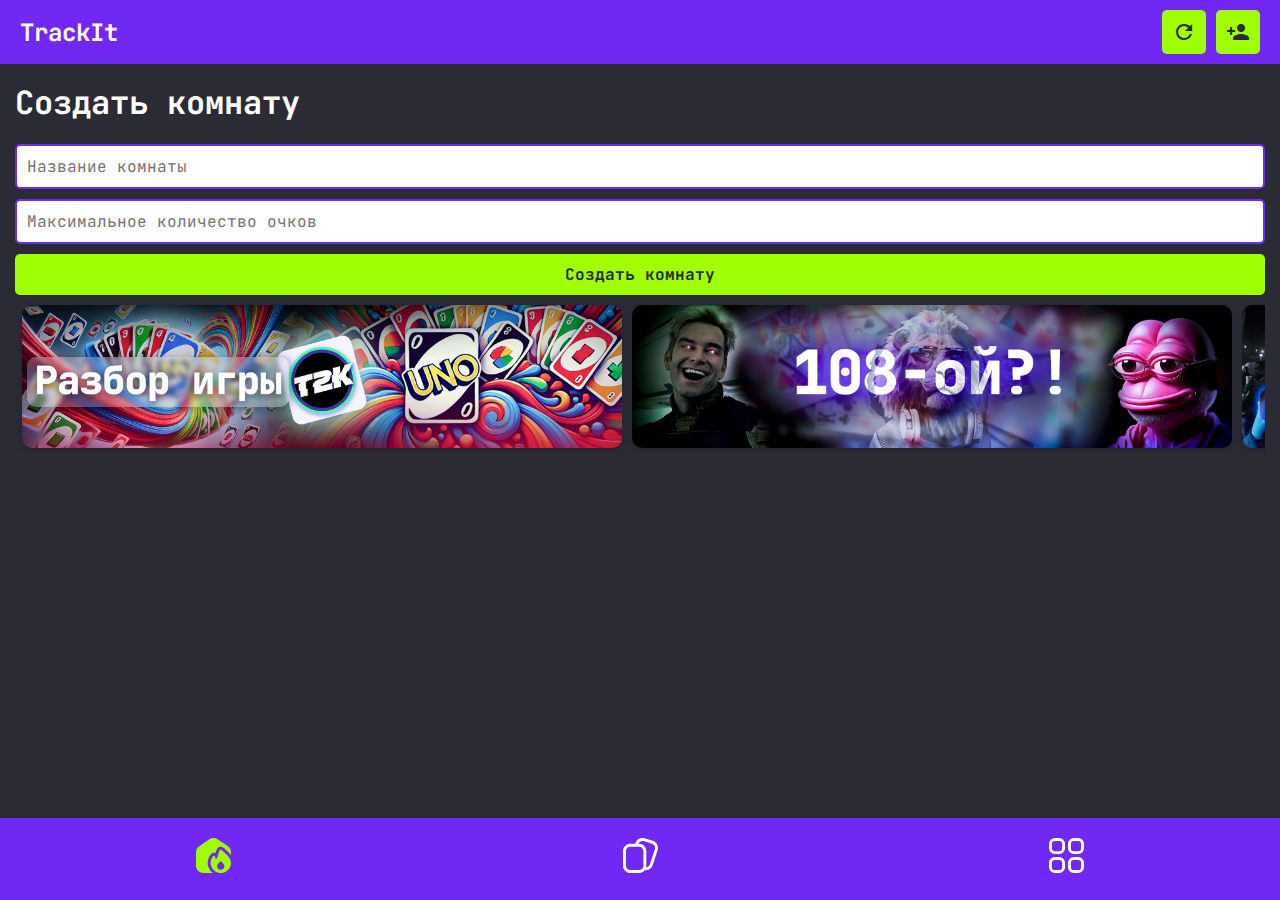
<file: index.html>
<!DOCTYPE html>
<html lang="en">

<head>
  <meta charset="utf-8" />
  <meta content="width=device-width, initial-scale=1.0, user-scalable=no" name="viewport" />
  <meta content="#4caf50" name="theme-color" />
  <meta name="viewport" content="width=device-width, initial-scale=1.0, user-scalable=no, maximum-scale=1">
  <link href="manifest.json" rel="manifest" />
  <link href="styles.css" rel="stylesheet" />
  <link href="https://fonts.googleapis.com/css2?family=JetBrains+Mono:wght@400;500;700&amp;display=swap" rel="stylesheet" />
  <link href="https://cdnjs.cloudflare.com/ajax/libs/font-awesome/6.0.0-beta3/css/all.min.css" rel="stylesheet" />
  <link href="https://fonts.googleapis.com/css2?family=JetBrains+Mono:wght@400;500;700&display=swap" rel="stylesheet">
  <link href="https://cdnjs.cloudflare.com/ajax/libs/font-awesome/5.15.4/css/all.min.css" rel="stylesheet" />
  <link href="https://fonts.googleapis.com/icon?family=Material+Icons" rel="stylesheet" />
  <link rel="icon" href="/icons/favicon.ico" type="image/x-icon">
  <title>TrackIt</title>
</head>

<body>
  <div id="app">
    <header>
      <h1>TrackIt</h1>
      <div>
        <button id="reset-scores-btn" title="Очистить очки">
          <span class="material-icons">refresh</span>
        </button>
        <button id="add-player-to-room-btn">
          <span class="material-icons">person_add</span>
        </button>
      </div>
    </header>

    <div id="hint-container"></div>
    <div id="loader" style="display: none;">
      <div class="loader"></div>
    </div>
    

    <main id="main-content">
      <!-- Страница создания комнаты -->
      <section class="page active" id="create-room">
        <h1>Создать комнату</h1>
        <form id="create-room-form">
          <input id="room-name" placeholder="Название комнаты" required="" type="text" />
          <input id="max-points" placeholder="Максимальное количество очков" required="" type="number" />
          <button type="submit">Создать комнату</button>
        </form>
        <div class="carousel">
          <div class="carousel-item">
            <a href="uno.html">
              <img alt="УНО" src="assets/banner-uno.jpg" />
            </a>
          </div>
          <div class="carousel-item">
            <a href="108.html">
              <img alt="108" src="assets/banner-108.jpg" />
            </a>
          </div>
          <div class="carousel-item">
            <a href="bura.html">
              <img alt="bura" src="assets/banner-bura.jpg" />
            </a>
          </div>
          <div class="carousel-item">
            <a href="chests.html">
              <img alt="chests" src="assets/banner-chests.jpg" />
            </a>
          </div>
        </div>
      </section>

      <section class="page" id="room-details">
        <h1 id="room-title"></h1>
        <p>
          Максимальное количество очков: <span id="room-max-points"></span>
        </p>
        <div id="room-players-list"></div>
      </section>

      <!-- Страница списка комнат -->
      <section class="page" id="room-list">
        <h1>Список комнат</h1>
        <ul id="rooms"></ul>
      </section>

      <!-- Страница настроек -->
      <section class="page" id="settings">
        <div class="carousel1">
          <div class="carousel-item">
            <img alt="Баннер 2.7" src="assets/bannerv2.7.jpg" />
           </div>
          <div class="carousel-item">
            <img alt="Баннер 1" src="assets/bannerv2.1.jpg" />
           </div>
          <div class="carousel-item">
              <img alt="Баннер 1" src="assets/banner4.jpg" />
          </div>
          <div class="carousel-item">
            <img alt="Баннер 2" src="assets/banner1.jpg" />
          </div>
          <div class="carousel-item">
            <img alt="Баннер 3" src="assets/banner2.jpg" />
          </div>
          <div class="carousel-item">
            <img alt="Баннер 4" src="assets/banner3.jpg" />
          </div> 
        </div>

        <div class="set-buttons">
          <button class="nav-btn" id="history-btn">
            📜 История
          </button>
          <button id="clear-cache-btn" class="btn danger-grey">🧹 Очистить кэш</button>  
        </div>
        

        <div class="toggle-switch">
          <span>Сортировка игроков</span>
          <input type="checkbox" id="sort-toggle" checked>
          <label for="sort-toggle"></label>
        </div>
        

        <hr class="divider" />
        <!-- Ваша обёртка -->
        <div class="custom-select-wrapper">
          <!-- Видимая часть -->
          <!-- <h1>Выберите тему</h1> -->
          <div class="custom-select">
            <!-- Триггер (заголовок), по которому кликают для открытия списка -->
            <div class="custom-select-trigger">
              <span>🎨 Выберите тему</span>
              <div class="arrow"></div>
            </div>
            <!-- Выпадающий список с вариантами -->
            <div class="custom-options">
              <span class="custom-option" data-value="default">✨ Default (Violet Pulse)</span>
              <span class="custom-option" data-value="default-white">🌟 Default White (Bright Energy)</span>
              <span class="custom-option" data-value="space-explorer">🌌 Space Explorer</span>
              <span class="custom-option" data-value="ocean-depths">🌊 Ocean Depths</span>
              <span class="custom-option" data-value="neon-experiment">⚡ Neon Experiment</span>
              <span class="custom-option new" data-value="midnight-meon">🌙 Midnight Neon <span class="indicator">NEW</span></span>
              <span class="custom-option new" data-value="mystic-pastel">🦄 Mystic Pastel <span class="indicator">NEW</span></span>
              <span class="custom-option new" data-value="urban-contrast">🏙️ Urban Contrast <span class="indicator">NEW</span></span>
              <span class="custom-option new" data-value="forest-harmony">🌲 Forest Harmony <span class="indicator">NEW</span></span>
              <span class="custom-option new" data-value="new-year">🎄 New year 2025 <span class="indicator">NEW</span></span>
              <span class="custom-option new" data-value="golden-hour">🌅 Golden Hour <span class="indicator">NEW</span></span>
              <span class="custom-option new" data-value="cyberpunk-neon">🌃 Cyberpunk Neon <span class="indicator">NEW</span></span>
              <span class="custom-option new" data-value="spring-blossom">🌸 Spring Blossom <span class="indicator">NEW</span></span>
              <span class="custom-option new" data-value="autumn-leaves">🍂 Autumn Leaves <span class="indicator">NEW</span></span>
              <span class="custom-option new" data-value="galaxy-dreams">🌠 Galaxy Dreams <span class="indicator">NEW</span></span>
              <span class="custom-option new" data-value="minimal-elegance">⚪ Minimal Elegance <span class="indicator">NEW</span></span>
              <span class="custom-option new" data-value="tropical-sunset">🌴 Tropical Sunset <span class="indicator">NEW</span></span>
            </div>
          </div>
        </div>

        <!-- Настоящий <select>, который будет скрыт -->
        <select id="theme-selector" style="display:none;">
          <option value="default">Default (Violet Pulse)</option>
          <option value="default-white">Default White</option>
          <option value="space-explorer">Space Explorer</option>
          <option value="ocean-depths">Ocean Depths</option>
          <option value="neon-experiment">Neon Experiment</option>
          <option value="midnight-meon">Midnight Neon <span class="indicator">NEW</span></option>
          <option value="mystic-pastel">Mystic Pastel <span class="indicator">NEW</span></option>
          <option value="urban-contrast">Urban Contras <span class="indicator">NEW</span></option>
          <option value="forest-harmony">Forest Harmony <span class="indicator">NEW</span></option>
          <option value="new-year">New year 2025 <span class="indicator">NEW</span></option>
          <option value="golden-hour">Golden Hour <span class="indicator">NEW</span></option>
          <option value="cyberpunk-neon">Cyberpunk Neon <span class="indicator">NEW</span></option>
          <option value="spring-blossom">Spring Blossom <span class="indicator">NEW</span></option>
          <option value="autumn-leaves">Autumn Leaves <span class="indicator">NEW</span></option>
          <option value="galaxy-dreams">Galaxy Dreams <span class="indicator">NEW</span></option>
          <option value="minimal-elegance">Minimal Elegance <span class="indicator">NEW</span></option>
          <option value="tropical-sunset">Tropical Sunset <span class="indicator">NEW</span></option>
        </select>
     
        <hr class="divider" />
        <div class="info-section">
          <p>
            Версия приложения:
            <strong id="app-version">v.2.7</strong>
          </p>
          <p>
            Автор:
            <strong>l1lG1tPain</strong>
          </p>
          <p>
            Telegram:
            <a href="https://t.me/Cybersnitch" target="_blank">@Cybersnitch</a>
          </p>
        </div>
      </section>
    </main>

    <!-- Фиксированный футер -->
    <footer class="navbar">
      <button class="nav-btn" data-target="create-room">
        <svg data-name="Layer 1" id="Layer_1" viewbox="0 0 24 24" xmlns="http://www.w3.org/2000/svg">
          <path d="m17.51,8.2h.001c-.385-.345-.995-.257-1.258.187-1.481,2.505-1.141,5.879-2.468,5.879-.628,0-.53-1.086-.826-1.756-.21-.475-.848-.548-1.175-.144-1.251,1.549-2.456,4.276-1.348,6.939,1.187,2.851,3.867,4.864,6.949,4.683,3.688-.215,6.614-3.275,6.614-7.018,0-3.696-4.098-6.637-6.49-8.77Zm1.387,12.748c-1.016,1.185-2.839,1.185-3.855,0-.878-1.024-.708-2.591.246-3.545l1.117-1.117c.311-.311.816-.311,1.127,0l1.117,1.117c.954.954,1.125,2.52.246,3.545h.001Zm-7.346,3.056h-6.552c-2.757,0-5-2.243-5-5v-9.276c0-1.665.824-3.214,2.203-4.145L9.203.859c1.699-1.146,3.895-1.146,5.594,0l7.203,4.88c1.252.942,2,2.41,2,3.989v1.973c-1.231-1.617-2.822-2.984-4.161-4.13-.352-.301-.688-.588-.994-.862h0c-.634-.568-1.48-.818-2.32-.688-.837.129-1.563.621-1.993,1.348-.576.975-.917,2-1.163,2.939-.215-.089-.444-.151-.683-.183-.947-.128-1.86.243-2.458.983-1.713,2.121-3.043,5.589-1.639,8.965.665,1.598,1.708,2.925,2.962,3.93Z"></path>
        </svg>
      </button>
      <button class="nav-btn" data-target="room-list">
        <svg data-name="Layer 1" id="Layer_1" viewbox="0 0 24 24" xmlns="http://www.w3.org/2000/svg">
          <path d="M20.466,1.967L14.78,.221c-2.614-.797-5.406,.664-6.225,3.24l-.188,.539h-3.368C2.243,4,0,6.243,0,9v10c0,2.757,2.243,5,5,5h6c1.596,0,3.004-.766,3.92-1.934,.231,.032,.461,.052,.688,.052,2.167,0,4.144-1.414,4.775-3.564l3.413-10.397c.767-2.613-.727-5.39-3.331-6.189ZM11,22H5c-1.654,0-3-1.346-3-3V9c0-1.654,1.346-3,3-3h6c1.654,0,3,1.346,3,3v10c0,1.654-1.346,3-3,3ZM21.887,7.562l-3.412,10.397c-.358,1.214-1.413,2.022-2.603,2.132,.079-.353,.128-.716,.128-1.092V9c0-2.757-2.243-5-5-5h-.507c.534-1.501,2.163-2.341,3.7-1.867l5.686,1.746c1.562,.479,2.459,2.146,2.008,3.684Z"></path>
        </svg>
      </button>
      <button class="nav-btn" data-target="settings">
        <svg id="Outline" viewbox="0 0 24 24" xmlns="http://www.w3.org/2000/svg">
          <path d="M7,0H4A4,4,0,0,0,0,4V7a4,4,0,0,0,4,4H7a4,4,0,0,0,4-4V4A4,4,0,0,0,7,0ZM9,7A2,2,0,0,1,7,9H4A2,2,0,0,1,2,7V4A2,2,0,0,1,4,2H7A2,2,0,0,1,9,4Z"></path>
          <path d="M20,0H17a4,4,0,0,0-4,4V7a4,4,0,0,0,4,4h3a4,4,0,0,0,4-4V4A4,4,0,0,0,20,0Zm2,7a2,2,0,0,1-2,2H17a2,2,0,0,1-2-2V4a2,2,0,0,1,2-2h3a2,2,0,0,1,2,2Z"></path>
          <path d="M7,13H4a4,4,0,0,0-4,4v3a4,4,0,0,0,4,4H7a4,4,0,0,0,4-4V17A4,4,0,0,0,7,13Zm2,7a2,2,0,0,1-2,2H4a2,2,0,0,1-2-2V17a2,2,0,0,1,2-2H7a2,2,0,0,1,2,2Z"></path>
          <path d="M20,13H17a4,4,0,0,0-4,4v3a4,4,0,0,0,4,4h3a4,4,0,0,0,4-4V17A4,4,0,0,0,20,13Zm2,7a2,2,0,0,1-2,2H17a2,2,0,0,1-2-2V17a2,2,0,0,1,2-2h3a2,2,0,0,1,2,2Z"></path>
        </svg>
      </button>
    </footer>

    <section id="history-page" class="page">
      <h1>История игр</h1>
      <div id="history-container"></div>
      <button onclick="navigateTo('settings')"><i class="fas fa-arrow-left"></i> Назад</button>
   </section>
   
   <div id="clear-cache-modal" class="modal">
    <div class="modal-content-clear">
      <h3>🧹 Очистить кэш?</h3>
      <p>Все данные приложения будут удалены. Вы уверены?</p>
      <button id="confirm-clear-cache" class="btn danger">Да, очистить</button>
      <button id="cancel-clear-cache" class="btn">Отмена</button>
    </div>
  </div>
  

    <!-- Модальные окна остаются без изменений -->
    <div class="modal" id="modal-add-player">
      <div class="modal-content">
        <h2>➕ Добавить игрока</h2>
        <input id="player-name" placeholder="Введите имя" type="text" />
        <div class="modal-buttons">
          <button id="add-player-confirm" class="positive">Добавить</button>
          <button id="modal-cancel">Отмена</button>
        </div>
      </div>
    </div>

    <div class="modal" id="install-pwa">
      <div class="modal-content">
        <h2>Установить приложение?</h2>
        <p>Вы можете установить это приложение на ваше устройство для удобного доступа.</p>
        <div class="modal-buttons">
          <button class="positive" id="install-confirm">Установить</button>
          <button class="negative" id="install-cancel">Позже</button>
        </div>
      </div>
    </div>

    <div class="modal" id="modal-add-points">
      <div class="modal-content">
        <h2>Добавить очки</h2>
        <input id="player-points" placeholder="Введите очки" type="tel" />
        <div class="modal-buttons">
          <button class="positive" id="add-points-confirm">Добавить</button>
          <button class="negative" id="modal-cancel">Отмена</button>
        </div>
        <hr />
        <div class="player-history">
          <h3>История очков</h3>
          <ul id="player-history-list"></ul>
        </div>
      </div>
    </div>

    <div class="modal" id="modal-reset-scores">
      <div class="modal-content">
        <h2>🗑️ Очистить очки и историю у всех игроков?</h2>
        <div class="modal-buttons">
          <button class="negative" id="reset-scores-confirm">Да</button>
          <button class="positive" id="reset-scores-cancel">Нет</button>
        </div>
      </div>
    </div>

    <div class="modal" id="modal-delete-player">
      <div class="modal-content">
        <h2>Удалить игрока?</h2>
        <div class="modal-buttons">
          <button class="negative" id="delete-player-confirm">Да</button>
          <button class="positive" id="delete-player-cancel">Нет</button>
        </div>
      </div>
    </div>

    <div class="modal" id="modal-end-game">
      <div class="modal-content">
        <h2>💀 Игра закончена</h2>
        <p id="end-game-message"></p>
        <button class="positive" id="restart-game-btn">🕹️ Начать заново</button>
      </div>
    </div>

    <div class="modal" id="modal-delete-room">
      <div class="modal-content">
        <h2>Удалить комнату?</h2>
        <p>Вы уверены, что хотите удалить эту комнату? Все данные будут потеряны.</p>
        <div class="modal-buttons">
          <button class="negative" id="delete-room-confirm">Да</button>
          <button class="positive" id="delete-room-cancel">Нет</button>
        </div>
      </div>
    </div>
  </div>

  <div class="modal" id="modal-player-name">
    <div class="modal-content">
      <h2>Как вас зовут?</h2>
      <input id="player-name-input" type="text" placeholder="Введите ваше имя" />
      <button id="confirm-name">Подтвердить</button>
    </div>
  </div>
  

  <script src="script.js"></script>
</body>

</html>
</file>
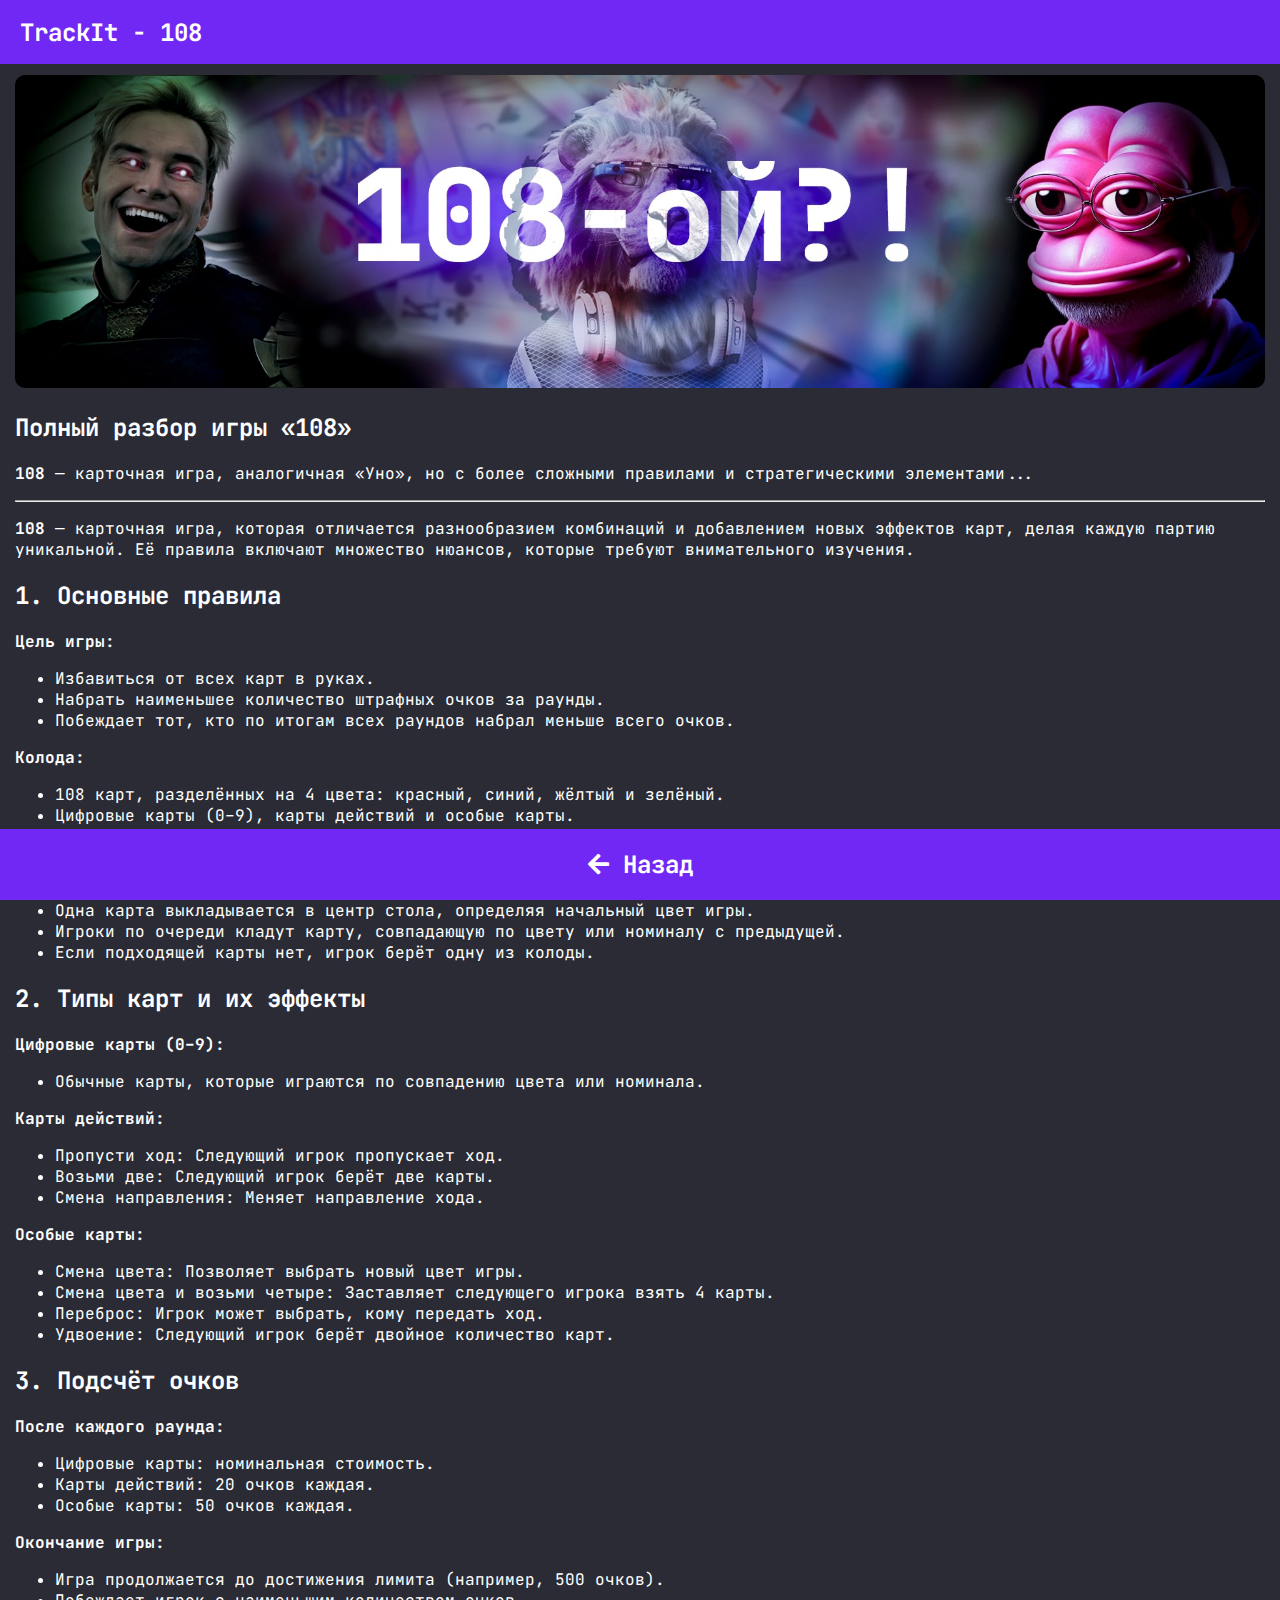
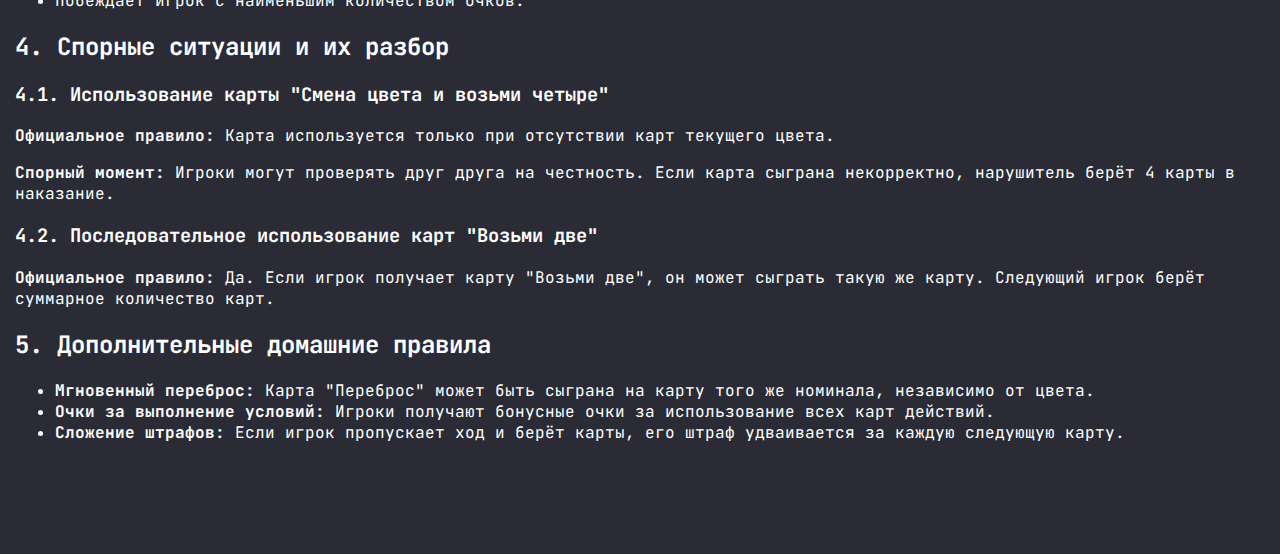
<file: 108.html>
<!DOCTYPE html>
<html lang="en">
<head>
  <meta charset="UTF-8">
  <meta name="viewport" content="width=device-width, initial-scale=1.0, user-scalable=no">
  <meta content="#4caf50" name="theme-color" />
  <link rel="stylesheet" href="styles.css">
  <script src="script.js"></script>
  <link href="https://fonts.googleapis.com/css2?family=JetBrains+Mono:wght@400;500;700&display=swap" rel="stylesheet">
  <link rel="stylesheet" href="https://cdnjs.cloudflare.com/ajax/libs/font-awesome/5.15.4/css/all.min.css">
  <title>TrackIt - 108</title>
</head>
<style>
  img {
    width: 100%;
    border-radius: 10px;
  }
</style>
<body>
  <div id="app">
    <!-- Хэдер -->
    <header>
      <h1>TrackIt - 108</h1>
    </header>

    <!-- Основной контент -->
    <main id="main-content">
      <article> 
        <img src="assets/banner-108.jpg" alt="108">
        <h2>Полный разбор игры «108»</h2>
        <p><strong>108</strong> — карточная игра, аналогичная «Уно», но с более сложными правилами и стратегическими элементами...</p>
        <hr>
        <section>
          <p><strong>108</strong> — карточная игра, которая отличается разнообразием комбинаций и добавлением новых эффектов карт, делая каждую партию уникальной. Её правила включают множество нюансов, которые требуют внимательного изучения.</p>
      </section>
  
      <section>
          <h2>1. Основные правила</h2>
          <p><strong>Цель игры:</strong></p>
          <ul>
              <li>Избавиться от всех карт в руках.</li>
              <li>Набрать наименьшее количество штрафных очков за раунды.</li>
              <li>Побеждает тот, кто по итогам всех раундов набрал меньше всего очков.</li>
          </ul>
          <p><strong>Колода:</strong></p>
          <ul>
              <li>108 карт, разделённых на 4 цвета: красный, синий, жёлтый и зелёный.</li>
              <li>Цифровые карты (0–9), карты действий и особые карты.</li>
          </ul>
          <p><strong>Игровой процесс:</strong></p>
          <ul>
              <li>Каждый игрок получает по 7 карт.</li>
              <li>Одна карта выкладывается в центр стола, определяя начальный цвет игры.</li>
              <li>Игроки по очереди кладут карту, совпадающую по цвету или номиналу с предыдущей.</li>
              <li>Если подходящей карты нет, игрок берёт одну из колоды.</li>
          </ul>
      </section>
  
      <section>
          <h2>2. Типы карт и их эффекты</h2>
          <p><strong>Цифровые карты (0–9):</strong></p>
          <ul>
              <li>Обычные карты, которые играются по совпадению цвета или номинала.</li>
          </ul>
          <p><strong>Карты действий:</strong></p>
          <ul>
              <li>Пропусти ход: Следующий игрок пропускает ход.</li>
              <li>Возьми две: Следующий игрок берёт две карты.</li>
              <li>Смена направления: Меняет направление хода.</li>
          </ul>
          <p><strong>Особые карты:</strong></p>
          <ul>
              <li>Смена цвета: Позволяет выбрать новый цвет игры.</li>
              <li>Смена цвета и возьми четыре: Заставляет следующего игрока взять 4 карты.</li>
              <li>Переброс: Игрок может выбрать, кому передать ход.</li>
              <li>Удвоение: Следующий игрок берёт двойное количество карт.</li>
          </ul>
      </section>
  
      <section>
          <h2>3. Подсчёт очков</h2>
          <p><strong>После каждого раунда:</strong></p>
          <ul>
              <li>Цифровые карты: номинальная стоимость.</li>
              <li>Карты действий: 20 очков каждая.</li>
              <li>Особые карты: 50 очков каждая.</li>
          </ul>
          <p><strong>Окончание игры:</strong></p>
          <ul>
              <li>Игра продолжается до достижения лимита (например, 500 очков).</li>
              <li>Побеждает игрок с наименьшим количеством очков.</li>
          </ul>
      </section>
  
      <section>
          <h2>4. Спорные ситуации и их разбор</h2>
          <h3>4.1. Использование карты "Смена цвета и возьми четыре"</h3>
          <p><strong>Официальное правило:</strong> Карта используется только при отсутствии карт текущего цвета.</p>
          <p><strong>Спорный момент:</strong> Игроки могут проверять друг друга на честность. Если карта сыграна некорректно, нарушитель берёт 4 карты в наказание.</p>
  
          <h3>4.2. Последовательное использование карт "Возьми две"</h3>
          <p><strong>Официальное правило:</strong> Да. Если игрок получает карту "Возьми две", он может сыграть такую же карту. Следующий игрок берёт суммарное количество карт.</p>
      </section>
  
      <section>
          <h2>5. Дополнительные домашние правила</h2>
          <ul>
              <li><strong>Мгновенный переброс:</strong> Карта "Переброс" может быть сыграна на карту того же номинала, независимо от цвета.</li>
              <li><strong>Очки за выполнение условий:</strong> Игроки получают бонусные очки за использование всех карт действий.</li>
              <li><strong>Сложение штрафов:</strong> Если игрок пропускает ход и берёт карты, его штраф удваивается за каждую следующую карту.</li>
          </ul>
      </section>
      </article>
    </main>

    <!-- Футер -->
    <footer class="navbar">
      <button class="nav-btn" onclick="goBack()">
        <i class="fas fa-arrow-left"></i> Назад
      </button>
    </footer>
  </div>

  <script>
    function goBack() {
      window.history.back(); // Возврат на предыдущую страницу
    }
    // function initializeTheme() {
      const savedTheme = localStorage.getItem("theme") || "default";
      applyTheme(savedTheme);
    // }
    function applyTheme(theme) {
      document.documentElement.className = theme;
      localStorage.setItem("theme", theme);
    }
  </script>
</body>
</html>
</file>
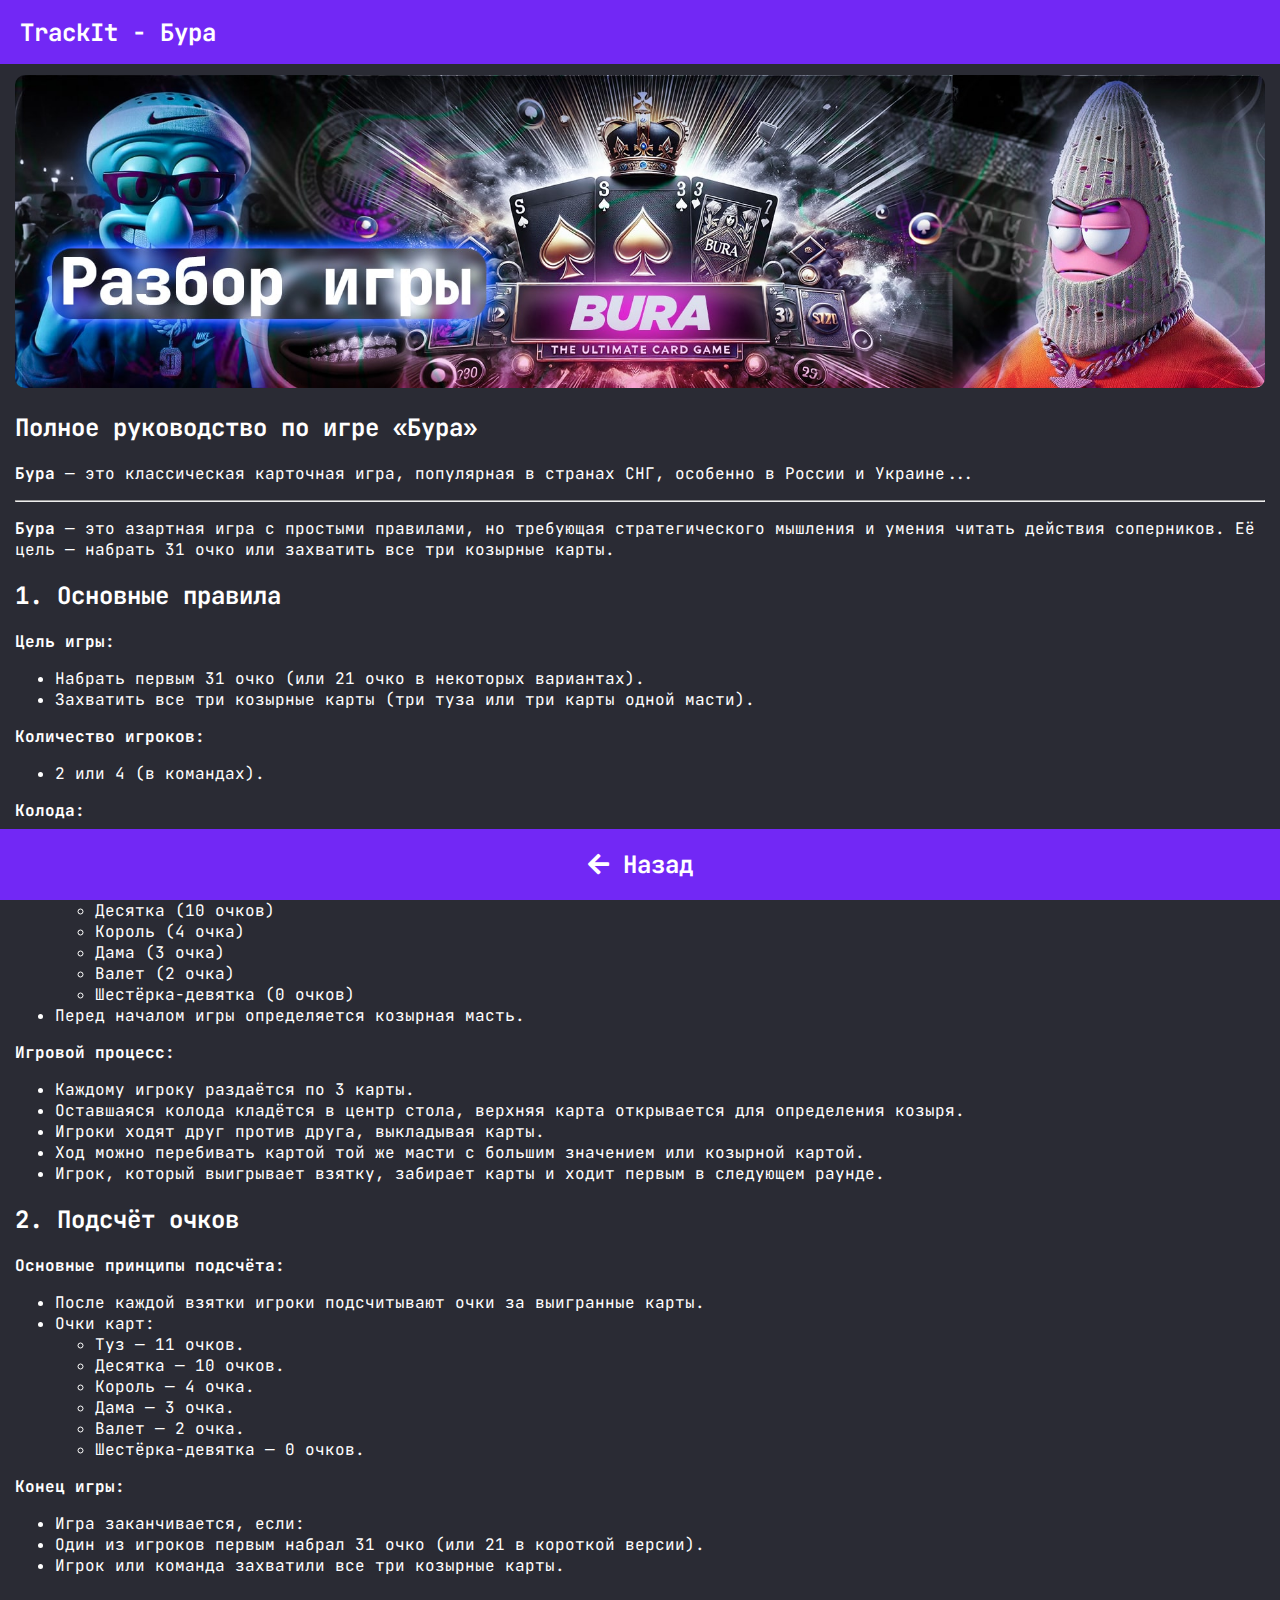
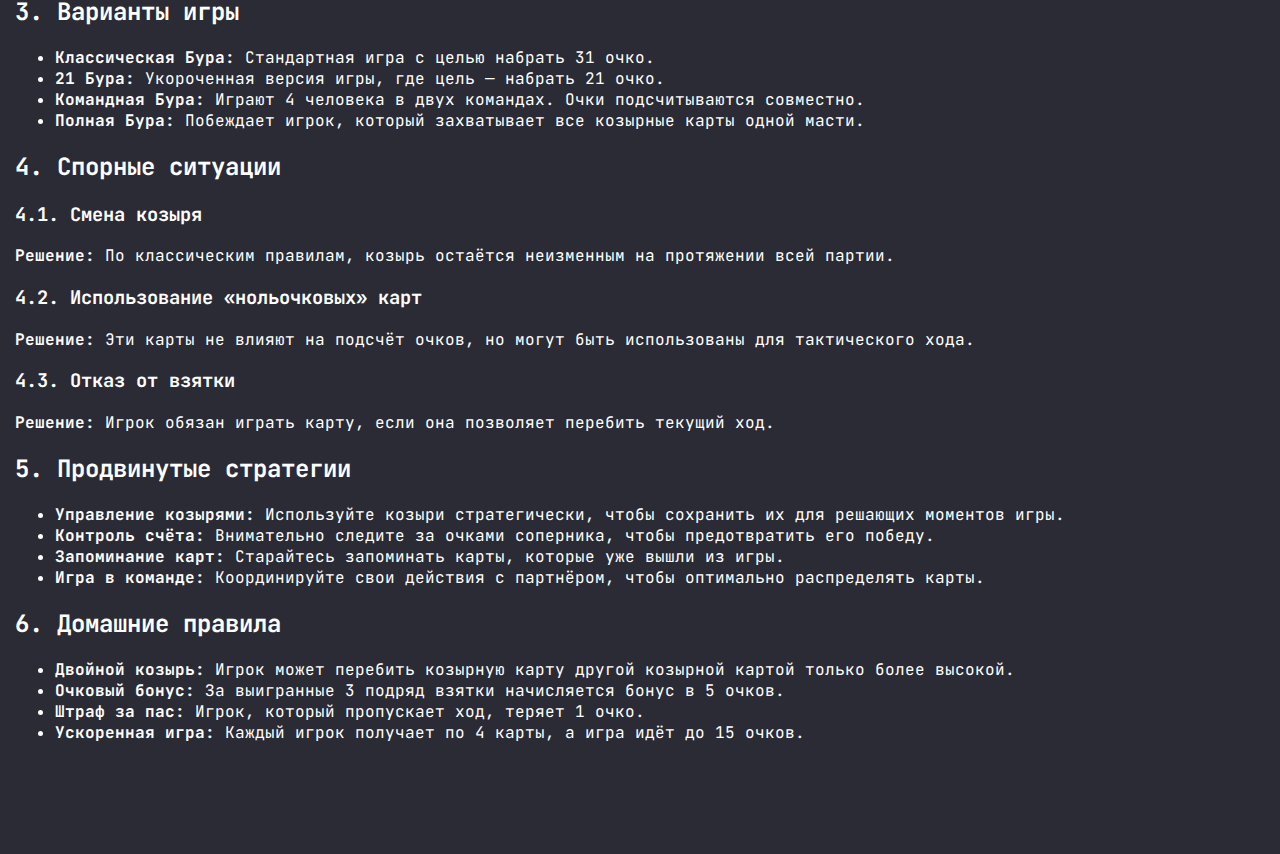
<file: bura.html>
<!DOCTYPE html>
<html lang="en">
<head>
  <meta charset="UTF-8">
  <meta name="viewport" content="width=device-width, initial-scale=1.0, user-scalable=no">
  <meta name="theme-color" content="#4caf50">
  <link rel="stylesheet" href="styles.css">
  <script src="script.js"></script>
  <link href="https://fonts.googleapis.com/css2?family=JetBrains+Mono:wght@400;500;700&display=swap" rel="stylesheet">
  <link rel="stylesheet" href="https://cdnjs.cloudflare.com/ajax/libs/font-awesome/5.15.4/css/all.min.css">
  <title>TrackIt - Бура</title>
</head>
<style>
  img {
    width: 100%;
    border-radius: 10px;
  }
</style>
<body>
  <div id="app">
    <!-- Хэдер -->
    <header>
      <h1>TrackIt - Бура</h1>
    </header>

    <!-- Основной контент -->
    <main id="main-content">
      <article> 
        <img src="assets/banner-bura.jpg" alt="Бура">
        <h2>Полное руководство по игре «Бура»</h2>
        <p><strong>Бура</strong> — это классическая карточная игра, популярная в странах СНГ, особенно в России и Украине...</p>
        <hr>
        <section>
          <p><strong>Бура</strong> — это азартная игра с простыми правилами, но требующая стратегического мышления и умения читать действия соперников. Её цель — набрать 31 очко или захватить все три козырные карты.</p>
      </section>
  
      <section>
          <h2>1. Основные правила</h2>
          <p><strong>Цель игры:</strong></p>
          <ul>
              <li>Набрать первым 31 очко (или 21 очко в некоторых вариантах).</li>
              <li>Захватить все три козырные карты (три туза или три карты одной масти).</li>
          </ul>
          <p><strong>Количество игроков:</strong></p>
          <ul>
              <li>2 или 4 (в командах).</li>
          </ul>
          <p><strong>Колода:</strong></p>
          <ul>
              <li>Используется колода из 36 карт (от шестерки до туза).</li>
              <li>Ранги карт (в порядке убывания):</li>
              <ul>
                  <li>Туз (11 очков)</li>
                  <li>Десятка (10 очков)</li>
                  <li>Король (4 очка)</li>
                  <li>Дама (3 очка)</li>
                  <li>Валет (2 очка)</li>
                  <li>Шестёрка-девятка (0 очков)</li>
              </ul>
              <li>Перед началом игры определяется козырная масть.</li>
          </ul>
          <p><strong>Игровой процесс:</strong></p>
          <ul>
              <li>Каждому игроку раздаётся по 3 карты.</li>
              <li>Оставшаяся колода кладётся в центр стола, верхняя карта открывается для определения козыря.</li>
              <li>Игроки ходят друг против друга, выкладывая карты.</li>
              <li>Ход можно перебивать картой той же масти с большим значением или козырной картой.</li>
              <li>Игрок, который выигрывает взятку, забирает карты и ходит первым в следующем раунде.</li>
          </ul>
      </section>
  
      <section>
          <h2>2. Подсчёт очков</h2>
          <p><strong>Основные принципы подсчёта:</strong></p>
          <ul>
              <li>После каждой взятки игроки подсчитывают очки за выигранные карты.</li>
              <li>Очки карт:</li>
              <ul>
                  <li>Туз — 11 очков.</li>
                  <li>Десятка — 10 очков.</li>
                  <li>Король — 4 очка.</li>
                  <li>Дама — 3 очка.</li>
                  <li>Валет — 2 очка.</li>
                  <li>Шестёрка-девятка — 0 очков.</li>
              </ul>
          </ul>
          <p><strong>Конец игры:</strong></p>
          <ul>
              <li>Игра заканчивается, если:</li>
              <li>Один из игроков первым набрал 31 очко (или 21 в короткой версии).</li>
              <li>Игрок или команда захватили все три козырные карты.</li>
          </ul>
      </section>
  
      <section>
          <h2>3. Варианты игры</h2>
          <ul>
              <li><strong>Классическая Бура:</strong> Стандартная игра с целью набрать 31 очко.</li>
              <li><strong>21 Бура:</strong> Укороченная версия игры, где цель — набрать 21 очко.</li>
              <li><strong>Командная Бура:</strong> Играют 4 человека в двух командах. Очки подсчитываются совместно.</li>
              <li><strong>Полная Бура:</strong> Побеждает игрок, который захватывает все козырные карты одной масти.</li>
          </ul>
      </section>
  
      <section>
          <h2>4. Спорные ситуации</h2>
          <h3>4.1. Смена козыря</h3>
          <p><strong>Решение:</strong> По классическим правилам, козырь остаётся неизменным на протяжении всей партии.</p>
          <h3>4.2. Использование «нольочковых» карт</h3>
          <p><strong>Решение:</strong> Эти карты не влияют на подсчёт очков, но могут быть использованы для тактического хода.</p>
          <h3>4.3. Отказ от взятки</h3>
          <p><strong>Решение:</strong> Игрок обязан играть карту, если она позволяет перебить текущий ход.</p>
      </section>
  
      <section>
          <h2>5. Продвинутые стратегии</h2>
          <ul>
              <li><strong>Управление козырями:</strong> Используйте козыри стратегически, чтобы сохранить их для решающих моментов игры.</li>
              <li><strong>Контроль счёта:</strong> Внимательно следите за очками соперника, чтобы предотвратить его победу.</li>
              <li><strong>Запоминание карт:</strong> Старайтесь запоминать карты, которые уже вышли из игры.</li>
              <li><strong>Игра в команде:</strong> Координируйте свои действия с партнёром, чтобы оптимально распределять карты.</li>
          </ul>
      </section>
  
      <section>
          <h2>6. Домашние правила</h2>
          <ul>
              <li><strong>Двойной козырь:</strong> Игрок может перебить козырную карту другой козырной картой только более высокой.</li>
              <li><strong>Очковый бонус:</strong> За выигранные 3 подряд взятки начисляется бонус в 5 очков.</li>
              <li><strong>Штраф за пас:</strong> Игрок, который пропускает ход, теряет 1 очко.</li>
              <li><strong>Ускоренная игра:</strong> Каждый игрок получает по 4 карты, а игра идёт до 15 очков.</li>
          </ul>
      </section>
      </article>
    </main>

    <!-- Футер -->
    <footer class="navbar">
      <button class="nav-btn" onclick="goBack()">
        <i class="fas fa-arrow-left"></i> Назад
      </button>
    </footer>
  </div>

  <script>
    function goBack() {
      window.history.back(); // Возврат на предыдущую страницу
    }
    // function initializeTheme() {
      const savedTheme = localStorage.getItem("theme") || "default";
      applyTheme(savedTheme);
    // }
    function applyTheme(theme) {
      document.documentElement.className = theme;
      localStorage.setItem("theme", theme);
    }
  </script>
</body>
</html>
</file>
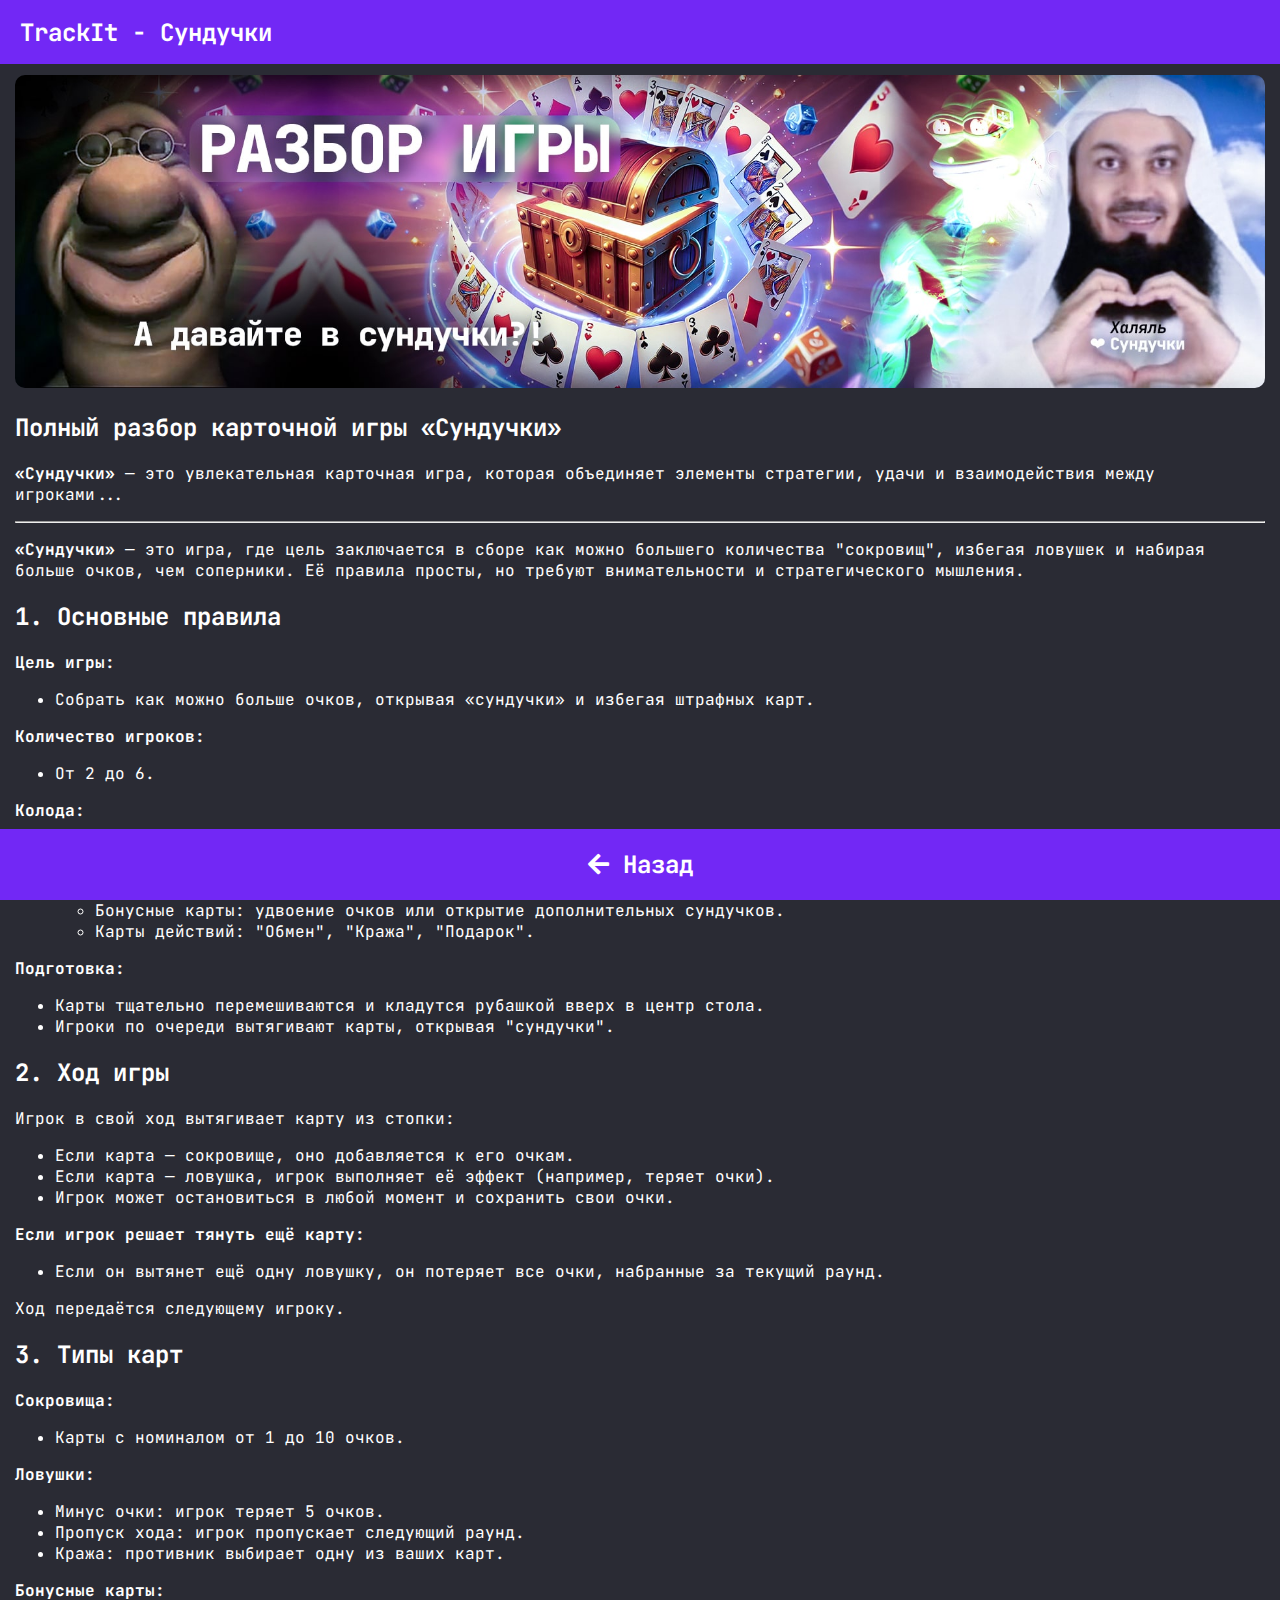
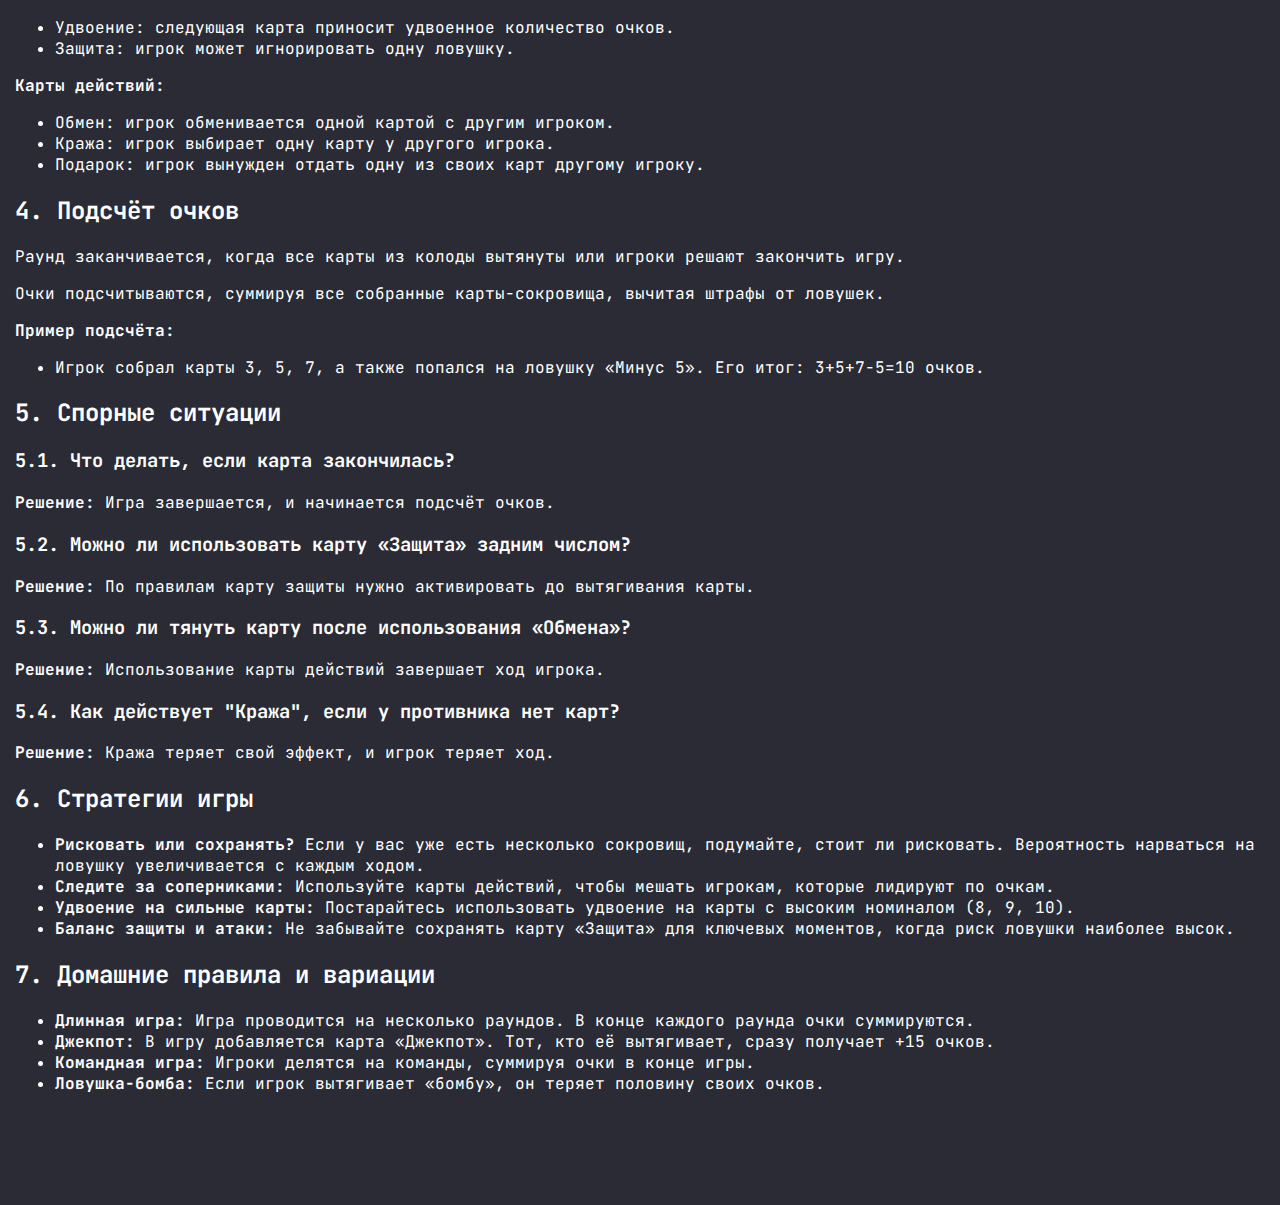
<file: chests.html>
<!DOCTYPE html>
<html lang="en">
<head>
  <meta charset="UTF-8">
  <meta name="viewport" content="width=device-width, initial-scale=1.0, user-scalable=no">
  <meta name="theme-color" content="#4caf50">
  <link rel="stylesheet" href="styles.css">
  <script src="script.js"></script>
  <link href="https://fonts.googleapis.com/css2?family=JetBrains+Mono:wght@400;500;700&display=swap" rel="stylesheet">
  <link rel="stylesheet" href="https://cdnjs.cloudflare.com/ajax/libs/font-awesome/5.15.4/css/all.min.css">
  <title>TrackIt - Сундучки</title>
</head>
<style>
  img {
    width: 100%;
    border-radius: 10px;
  }
</style>
<body>
  <div id="app">
    <!-- Хэдер -->
    <header>
      <h1>TrackIt - Сундучки</h1>
    </header>

    <!-- Основной контент -->
    <main id="main-content">
      <article> 
        <img src="assets/banner-chests.jpg" alt="Сундучки">
        <h2>Полный разбор карточной игры «Сундучки»</h2>
        <p><strong>«Сундучки»</strong> — это увлекательная карточная игра, которая объединяет элементы стратегии, удачи и взаимодействия между игроками...</p>
        <hr>
        <section>
          <p><strong>«Сундучки»</strong> — это игра, где цель заключается в сборе как можно большего количества "сокровищ", избегая ловушек и набирая больше очков, чем соперники. Её правила просты, но требуют внимательности и стратегического мышления.</p>
      </section>
  
      <section>
          <h2>1. Основные правила</h2>
          <p><strong>Цель игры:</strong></p>
          <ul>
              <li>Собрать как можно больше очков, открывая «сундучки» и избегая штрафных карт.</li>
          </ul>
          <p><strong>Количество игроков:</strong></p>
          <ul>
              <li>От 2 до 6.</li>
          </ul>
          <p><strong>Колода:</strong></p>
          <ul>
              <li>54 карты (можно использовать стандартную колоду или специальную для «Сундучков»):</li>
              <ul>
                  <li>Сокровища: карты от 1 до 10 очков.</li>
                  <li>Ловушки: штрафные карты (джокеры или специальные карты).</li>
                  <li>Бонусные карты: удвоение очков или открытие дополнительных сундучков.</li>
                  <li>Карты действий: "Обмен", "Кража", "Подарок".</li>
              </ul>
          </ul>
          <p><strong>Подготовка:</strong></p>
          <ul>
              <li>Карты тщательно перемешиваются и кладутся рубашкой вверх в центр стола.</li>
              <li>Игроки по очереди вытягивают карты, открывая "сундучки".</li>
          </ul>
      </section>
  
      <section>
          <h2>2. Ход игры</h2>
          <p>Игрок в свой ход вытягивает карту из стопки:</p>
          <ul>
              <li>Если карта — сокровище, оно добавляется к его очкам.</li>
              <li>Если карта — ловушка, игрок выполняет её эффект (например, теряет очки).</li>
              <li>Игрок может остановиться в любой момент и сохранить свои очки.</li>
          </ul>
          <p><strong>Если игрок решает тянуть ещё карту:</strong></p>
          <ul>
              <li>Если он вытянет ещё одну ловушку, он потеряет все очки, набранные за текущий раунд.</li>
          </ul>
          <p>Ход передаётся следующему игроку.</p>
      </section>
  
      <section>
          <h2>3. Типы карт</h2>
          <p><strong>Сокровища:</strong></p>
          <ul>
              <li>Карты с номиналом от 1 до 10 очков.</li>
          </ul>
          <p><strong>Ловушки:</strong></p>
          <ul>
              <li>Минус очки: игрок теряет 5 очков.</li>
              <li>Пропуск хода: игрок пропускает следующий раунд.</li>
              <li>Кража: противник выбирает одну из ваших карт.</li>
          </ul>
          <p><strong>Бонусные карты:</strong></p>
          <ul>
              <li>Удвоение: следующая карта приносит удвоенное количество очков.</li>
              <li>Защита: игрок может игнорировать одну ловушку.</li>
          </ul>
          <p><strong>Карты действий:</strong></p>
          <ul>
              <li>Обмен: игрок обменивается одной картой с другим игроком.</li>
              <li>Кража: игрок выбирает одну карту у другого игрока.</li>
              <li>Подарок: игрок вынужден отдать одну из своих карт другому игроку.</li>
          </ul>
      </section>
  
      <section>
          <h2>4. Подсчёт очков</h2>
          <p>Раунд заканчивается, когда все карты из колоды вытянуты или игроки решают закончить игру.</p>
          <p>Очки подсчитываются, суммируя все собранные карты-сокровища, вычитая штрафы от ловушек.</p>
          <p><strong>Пример подсчёта:</strong></p>
          <ul>
              <li>Игрок собрал карты 3, 5, 7, а также попался на ловушку «Минус 5». Его итог: 3+5+7−5=10 очков.</li>
          </ul>
      </section>
  
      <section>
          <h2>5. Спорные ситуации</h2>
          <h3>5.1. Что делать, если карта закончилась?</h3>
          <p><strong>Решение:</strong> Игра завершается, и начинается подсчёт очков.</p>
          <h3>5.2. Можно ли использовать карту «Защита» задним числом?</h3>
          <p><strong>Решение:</strong> По правилам карту защиты нужно активировать до вытягивания карты.</p>
          <h3>5.3. Можно ли тянуть карту после использования «Обмена»?</h3>
          <p><strong>Решение:</strong> Использование карты действий завершает ход игрока.</p>
          <h3>5.4. Как действует "Кража", если у противника нет карт?</h3>
          <p><strong>Решение:</strong> Кража теряет свой эффект, и игрок теряет ход.</p>
      </section>
  
      <section>
          <h2>6. Стратегии игры</h2>
          <ul>
              <li><strong>Рисковать или сохранять?</strong> Если у вас уже есть несколько сокровищ, подумайте, стоит ли рисковать. Вероятность нарваться на ловушку увеличивается с каждым ходом.</li>
              <li><strong>Следите за соперниками:</strong> Используйте карты действий, чтобы мешать игрокам, которые лидируют по очкам.</li>
              <li><strong>Удвоение на сильные карты:</strong> Постарайтесь использовать удвоение на карты с высоким номиналом (8, 9, 10).</li>
              <li><strong>Баланс защиты и атаки:</strong> Не забывайте сохранять карту «Защита» для ключевых моментов, когда риск ловушки наиболее высок.</li>
          </ul>
      </section>
  
      <section>
          <h2>7. Домашние правила и вариации</h2>
          <ul>
              <li><strong>Длинная игра:</strong> Игра проводится на несколько раундов. В конце каждого раунда очки суммируются.</li>
              <li><strong>Джекпот:</strong> В игру добавляется карта «Джекпот». Тот, кто её вытягивает, сразу получает +15 очков.</li>
              <li><strong>Командная игра:</strong> Игроки делятся на команды, суммируя очки в конце игры.</li>
              <li><strong>Ловушка-бомба:</strong> Если игрок вытягивает «бомбу», он теряет половину своих очков.</li>
          </ul>
      </section>
      </article>
    </main>

    <!-- Футер -->
    <footer class="navbar">
      <button class="nav-btn" onclick="goBack()">
        <i class="fas fa-arrow-left"></i> Назад
      </button>
    </footer>
  </div>

  <script>
    function goBack() {
      window.history.back(); // Возврат на предыдущую страницу
    }
    // function initializeTheme() {
      const savedTheme = localStorage.getItem("theme") || "default";
      applyTheme(savedTheme);
    // }
    function applyTheme(theme) {
      document.documentElement.className = theme;
      localStorage.setItem("theme", theme);
    }
  </script>
</body>
</html>
</file>
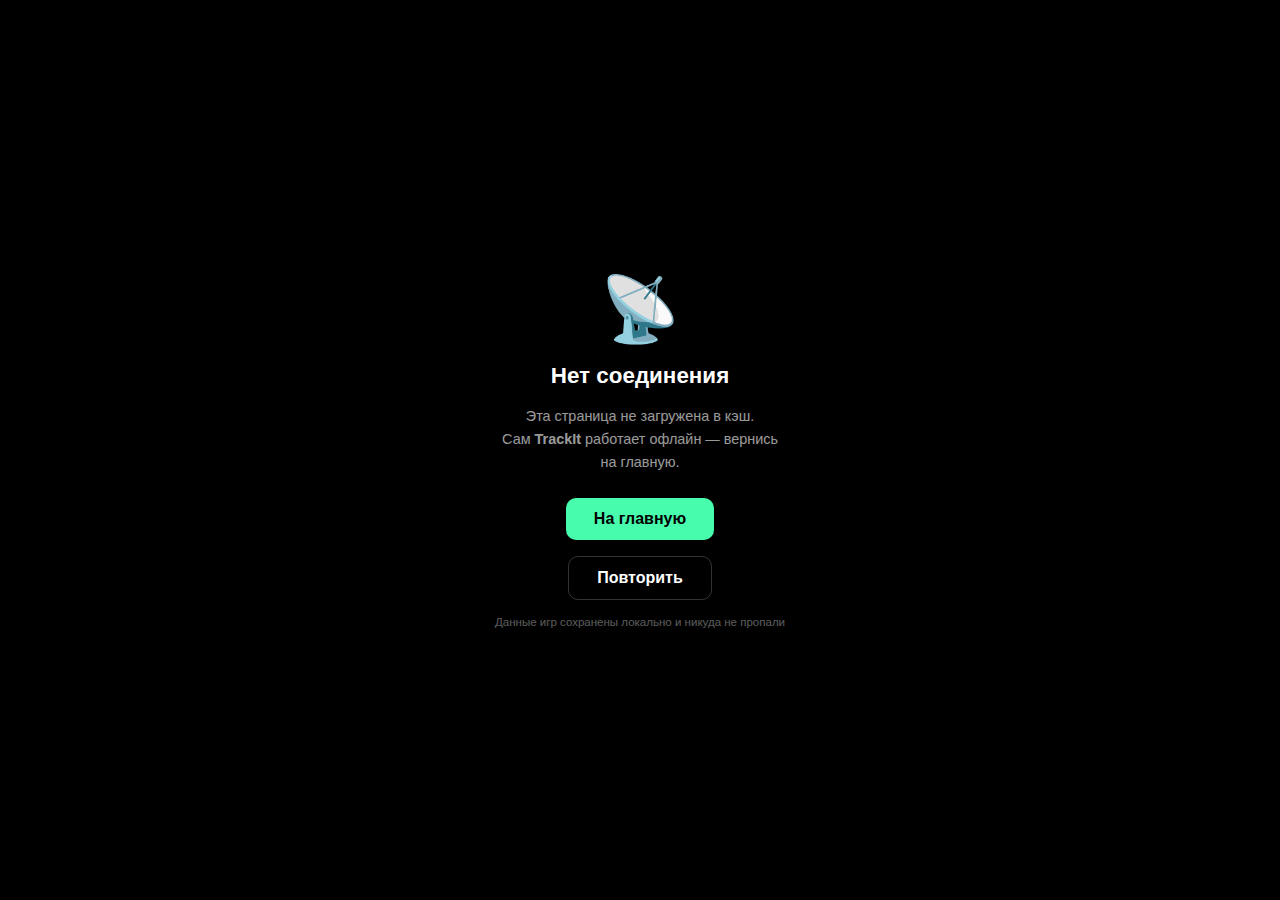
<file: Offline.html>
<!DOCTYPE html>
<html lang="ru">
<head>
  <meta charset="UTF-8">
  <meta name="viewport" content="width=device-width, initial-scale=1.0">
  <title>TrackIt — Офлайн</title>
  <style>
    * { box-sizing: border-box; margin: 0; padding: 0; }
    body {
      font-family: 'Montserrat', sans-serif;
      background: #000;
      color: #fff;
      height: 100vh;
      display: flex;
      flex-direction: column;
      align-items: center;
      justify-content: center;
      gap: 16px;
      text-align: center;
      padding: 20px;
    }
    .icon { font-size: 4em; }
    h1 { font-size: 1.4em; font-weight: 700; }
    p { opacity: 0.6; font-size: 0.9em; line-height: 1.6; max-width: 280px; }
    button {
      margin-top: 8px;
      padding: 12px 28px;
      background: #47fdad;
      color: #000;
      border: none;
      border-radius: 10px;
      font-size: 1em;
      font-weight: 700;
      cursor: pointer;
      font-family: 'Montserrat', sans-serif;
    }
    small { opacity: 0.35; font-size: 0.72em; }
  </style>
</head>
<body>
  <div class="icon">📡</div>
  <h1>Нет соединения</h1>
  <p>
    Эта страница не загружена в кэш.<br>
    Сам <strong>TrackIt</strong> работает офлайн —
    вернись на главную.
  </p>
  <button onclick="location.href='/TrackIt/'">На главную</button>
  <button onclick="location.reload()" style="background:transparent;color:#fff;border:1px solid rgba(255,255,255,0.2);margin-top:0;">
    Повторить
  </button>
  <small>Данные игр сохранены локально и никуда не пропали</small>
</body>
</html>
</file>
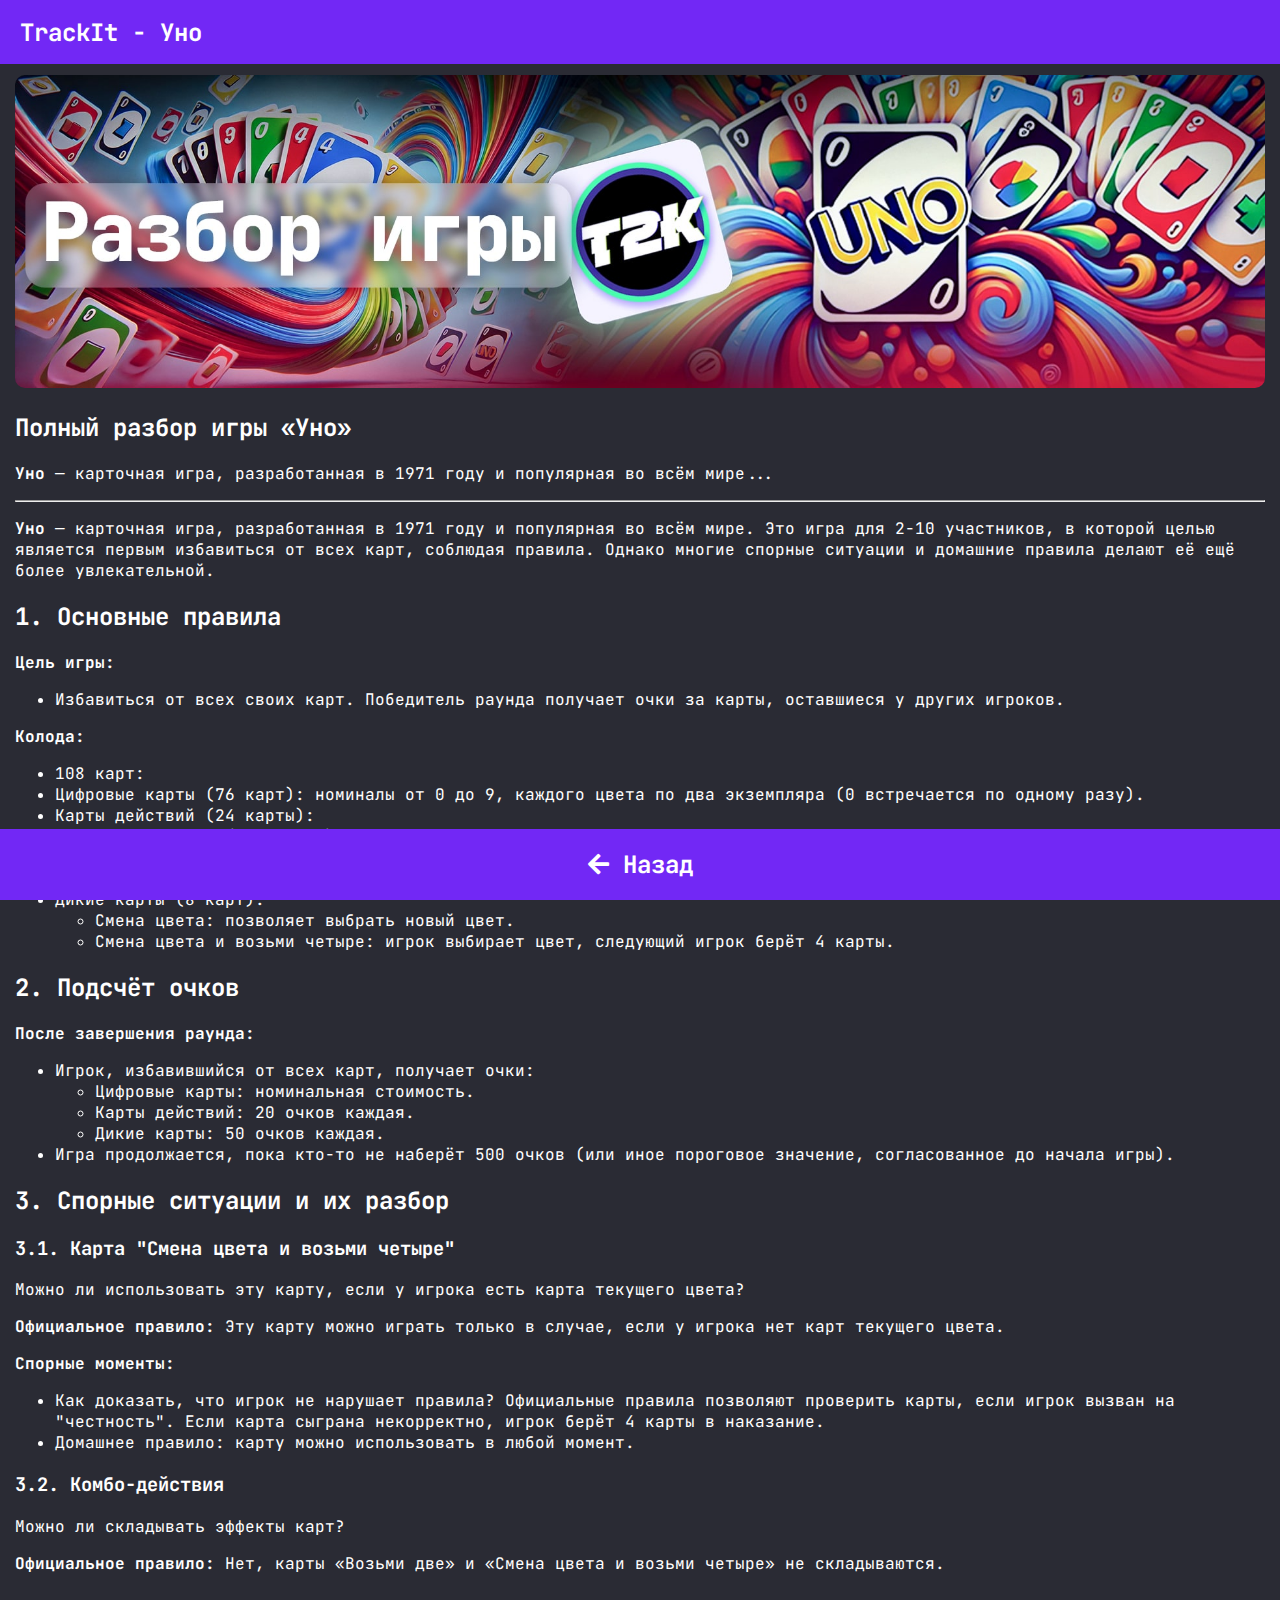
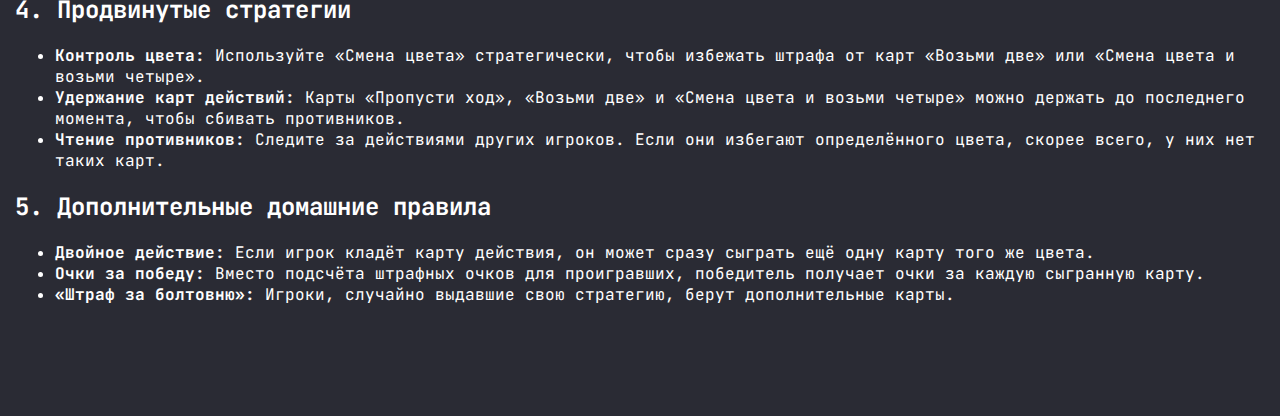
<file: uno.html>
<!DOCTYPE html>
<html lang="en">
<head>
  <meta charset="UTF-8">
  <meta name="viewport" content="width=device-width, initial-scale=1.0, user-scalable=no">
  <meta name="theme-color" content="#4caf50">
  <link rel="stylesheet" href="styles.css">
  <script src="script.js"></script>
  <link href="https://fonts.googleapis.com/css2?family=JetBrains+Mono:wght@400;500;700&display=swap" rel="stylesheet">
  <link rel="stylesheet" href="https://cdnjs.cloudflare.com/ajax/libs/font-awesome/5.15.4/css/all.min.css">
  <title>TrackIt - Уно</title>
</head>
<style>
  img {
    width: 100%;
    border-radius: 10px;
  }
</style>
<body>
  <div id="app">
    <!-- Хэдер -->
    <header>
      <h1>TrackIt - Уно</h1>
    </header>

    <!-- Основной контент -->
    <main id="main-content">
      <article> 
        <img src="assets/banner-uno.jpg" alt="УНО">
        <h2>Полный разбор игры «Уно»</h2>
        <p><strong>Уно</strong> — карточная игра, разработанная в 1971 году и популярная во всём мире...</p>
        <hr>
        <section>
          <p><strong>Уно</strong> — карточная игра, разработанная в 1971 году и популярная во всём мире. Это игра для 2-10 участников, в которой целью является первым избавиться от всех карт, соблюдая правила. Однако многие спорные ситуации и домашние правила делают её ещё более увлекательной.</p>
      </section>
  
      <section>
          <h2>1. Основные правила</h2>
          <p><strong>Цель игры:</strong></p>
          <ul>
              <li>Избавиться от всех своих карт. Победитель раунда получает очки за карты, оставшиеся у других игроков.</li>
          </ul>
          <p><strong>Колода:</strong></p>
          <ul>
              <li>108 карт:</li>
              <li>Цифровые карты (76 карт): номиналы от 0 до 9, каждого цвета по два экземпляра (0 встречается по одному разу).</li>
              <li>Карты действий (24 карты):</li>
              <ul>
                  <li>Пропусти ход (2 на цвет): следующий игрок пропускает ход.</li>
                  <li>Возьми две (2 на цвет): следующий игрок берёт две карты.</li>
                  <li>Смена направления (2 на цвет): порядок хода меняется.</li>
              </ul>
              <li>Дикие карты (8 карт):</li>
              <ul>
                  <li>Смена цвета: позволяет выбрать новый цвет.</li>
                  <li>Смена цвета и возьми четыре: игрок выбирает цвет, следующий игрок берёт 4 карты.</li>
              </ul>
          </ul>
      </section>
  
      <section>
          <h2>2. Подсчёт очков</h2>
          <p><strong>После завершения раунда:</strong></p>
          <ul>
              <li>Игрок, избавившийся от всех карт, получает очки:</li>
              <ul>
                  <li>Цифровые карты: номинальная стоимость.</li>
                  <li>Карты действий: 20 очков каждая.</li>
                  <li>Дикие карты: 50 очков каждая.</li>
              </ul>
              <li>Игра продолжается, пока кто-то не наберёт 500 очков (или иное пороговое значение, согласованное до начала игры).</li>
          </ul>
      </section>
  
      <section>
          <h2>3. Спорные ситуации и их разбор</h2>
          <h3>3.1. Карта "Смена цвета и возьми четыре"</h3>
          <p>Можно ли использовать эту карту, если у игрока есть карта текущего цвета?</p>
          <p><strong>Официальное правило:</strong> Эту карту можно играть только в случае, если у игрока нет карт текущего цвета.</p>
          <p><strong>Спорные моменты:</strong></p>
          <ul>
              <li>Как доказать, что игрок не нарушает правила? Официальные правила позволяют проверить карты, если игрок вызван на "честность". Если карта сыграна некорректно, игрок берёт 4 карты в наказание.</li>
              <li>Домашнее правило: карту можно использовать в любой момент.</li>
          </ul>
  
          <h3>3.2. Комбо-действия</h3>
          <p>Можно ли складывать эффекты карт?</p>
          <p><strong>Официальное правило:</strong> Нет, карты «Возьми две» и «Смена цвета и возьми четыре» не складываются.</p>
      </section>
  
      <section>
          <h2>4. Продвинутые стратегии</h2>
          <ul>
              <li><strong>Контроль цвета:</strong> Используйте «Смена цвета» стратегически, чтобы избежать штрафа от карт «Возьми две» или «Смена цвета и возьми четыре».</li>
              <li><strong>Удержание карт действий:</strong> Карты «Пропусти ход», «Возьми две» и «Смена цвета и возьми четыре» можно держать до последнего момента, чтобы сбивать противников.</li>
              <li><strong>Чтение противников:</strong> Следите за действиями других игроков. Если они избегают определённого цвета, скорее всего, у них нет таких карт.</li>
          </ul>
      </section>
  
      <section>
          <h2>5. Дополнительные домашние правила</h2>
          <ul>
              <li><strong>Двойное действие:</strong> Если игрок кладёт карту действия, он может сразу сыграть ещё одну карту того же цвета.</li>
              <li><strong>Очки за победу:</strong> Вместо подсчёта штрафных очков для проигравших, победитель получает очки за каждую сыгранную карту.</li>
              <li><strong>«Штраф за болтовню»:</strong> Игроки, случайно выдавшие свою стратегию, берут дополнительные карты.</li>
          </ul>
      </section>
      </article>
    </main>

    <!-- Футер -->
    <footer class="navbar">
      <button class="nav-btn" onclick="goBack()">
        <i class="fas fa-arrow-left"></i> Назад
      </button>
    </footer>
  </div>

  <script>
    function goBack() {
      window.history.back(); // Возврат на предыдущую страницу
    }
    // function initializeTheme() {
      const savedTheme = localStorage.getItem("theme") || "default";
      applyTheme(savedTheme);
    // }
    function applyTheme(theme) {
      document.documentElement.className = theme;
      localStorage.setItem("theme", theme);
    }
  </script>
</body>
</html>
</file>
<file: styles.css>
:root {
  --primary-color: #7228F5; /* Основной цвет */
  --secondary-color: #A0FF00; /* Акцентный цвет */
  --text-color: #FFFFFF; /* Цвет текста */
  --button-text-color: #FFFFFF; 
  --background-color: #2A2B34; /* Общий фон */
  --header-footer-color: var(--primary-color); /* Цвет хедера и футера */
  --button-color: var(--secondary-color); /* Цвет кнопок */
  --card-color: var(--primary-color); /* Цвет карточек */
}

:root.default-white {
  --primary-color: #7228F5; /* Основной цвет */
  --secondary-color: #A0FF00; /* Акцентный цвет */
  --text-color: #000000; /* Цвет текста */
  --button-text-color: #FFFFFF; 
  --background-color: #FFFFFF; /* Общий фон */
  --header-footer-color: var(--primary-color); /* Цвет хедера и футера */
  --button-color: var(--secondary-color); /* Цвет кнопок */
  --card-color: var(--primary-color); /* Цвет карточек */
}

:root.space-explorer {
  --primary-color: #001F3F;
  --secondary-color: #A6A6A6;
  --text-color: #000000;
  --background-color: #FFFFFF;
  --header-footer-color: #001F3F;
  --button-color: #A6A6A6; /* Серебристые кнопки */
  --card-color: #001F3F; /* Цвет карточек */
}

:root.ocean-depths {
  --primary-color: #1B4D3E;
  --secondary-color: #56C8D8;
  --text-color: #FFFFFF;
  --background-color: #09080d;
  --header-footer-color: #1B4D3E;
  --button-color: #56C8D8; 
  --card-color: #1B4D3E; /* Цвет карточек */
}

:root.neon-experiment {
  --primary-color: #191bdf;
  --secondary-color: #fe6807;
  --text-color: #FFFFFF;
  --background-color: #09080d;
  --header-footer-color: #191bdf;
  --button-color: #fe6807; 
  --card-color: #191bdf; /* Цвет карточек */
}

:root.midnight-meon {
  --primary-color: #7231ff; /* Основной цвет */
  --secondary-color: #ffc01d; /* Акцентный цвет */
  --text-color: #FFFFFF; /* Цвет текста */
  --button-text-color: #FFFFFF; 
  --background-color: #07080a; /* Общий фон */
  --header-footer-color: var(--primary-color); /* Цвет хедера и футера */
  --button-color: var(--secondary-color); /* Цвет кнопок */
  --card-color: var(--primary-color); /* Цвет карточек */
}

:root.mystic-pastel {
  --primary-color: #c68dfe; /* Основной цвет */
  --secondary-color: #c9e957; /* Акцентный цвет */
  --text-color: #FFFFFF; /* Цвет текста */
  --button-text-color: #FFFFFF; 
  --background-color: #303843; /* Общий фон */
  --header-footer-color: var(--primary-color); /* Цвет хедера и футера */
  --button-color: var(--secondary-color); /* Цвет кнопок */
  --card-color: var(--primary-color); /* Цвет карточек */
}

:root.urban-contrast {
  --primary-color: #121318; /* Основной цвет */
  --secondary-color: #ff740f; /* Акцентный цвет */
  --text-color: #121318; /* Цвет текста */
  --button-text-color: #121318; 
  --background-color: #f0f0f0; /* Общий фон */
  --header-footer-color: var(--primary-color); /* Цвет хедера и футера */
  --button-color: var(--secondary-color); /* Цвет кнопок */
  --card-color: var(--primary-color); /* Цвет карточек */
}

:root.forest-harmony {
  --primary-color: #133115; /* Основной цвет */
  --secondary-color: #f3e8d4; /* Акцентный цвет */
  --text-color: #121318; /* Цвет текста */
  --button-text-color: #121318; 
  --background-color: #92b774; /* Общий фон */
  --header-footer-color: var(--primary-color); /* Цвет хедера и футера */
  --button-color: var(--secondary-color); /* Цвет кнопок */
  --card-color: var(--primary-color); /* Цвет карточек */
}

:root.new-year {
  --primary-color: #ff4e50; /* Основной праздничный цвет */
  --secondary-color: #f9d423; /* Акцентный цвет, напоминающий золотой */
  --text-color: #ffffff; /* Цвет текста */
  --button-text-color: #ffffff; /* Цвет текста на кнопках */
  --background-color: #1a1a2e; /* Тёмный фон, создающий контраст */
  --header-footer-color: #ff4e50; /* Красный для хедера и футера */
  --button-color: #f9d423; /* Золотой цвет кнопок */
  --card-color: #e84545; /* Цвет карточек, яркий и праздничный */
}

:root.golden-hour {
  --primary-color: #FFB74D; /* Золотистый основной */
  --secondary-color: #FF8A65; /* Персиковый акцент */
  --text-color: #4E342E; /* Цвет текста */
  --button-text-color: #FFFFFF; 
  --background-color: #FFF3E0; /* Тёплый светлый фон */
  --header-footer-color: #FFB74D; /* Золотистый для хедера и футера */
  --button-color: #FF8A65; /* Персиковый цвет кнопок */
  --card-color: #FFB74D; /* Цвет карточек */
}

:root.cyberpunk-neon {
  --primary-color: #FF007F; /* Ярко-розовый */
  --secondary-color: #00FFFF; /* Неоновый голубой */
  --text-color: #FFFFFF; /* Белый текст */
  --button-text-color: #000000; 
  --background-color: #121212; /* Тёмный фон */
  --header-footer-color: #FF007F; /* Ярко-розовый для хедера и футера */
  --button-color: #00FFFF; /* Голубые кнопки */
  --card-color: #FF007F; /* Цвет карточек */
}

:root.spring-blossom {
  --primary-color: #FFB7C5; /* Светло-розовый */
  --secondary-color: #9FE2BF; /* Мятный акцент */
  --text-color: #4B0082; /* Тёмно-фиолетовый текст */
  --button-text-color: #FFFFFF; 
  --background-color: #FFFAF0; /* Сливочно-белый фон */
  --header-footer-color: #FFB7C5; /* Розовый для хедера и футера */
  --button-color: #9FE2BF; /* Мятный для кнопок */
  --card-color: #FFB7C5; /* Цвет карточек */
}

:root.autumn-leaves {
  --primary-color: #8B4513; /* Коричневый */
  --secondary-color: #FFA500; /* Оранжевый */
  --text-color: #000000; 
  --button-text-color: #000000; 
  --background-color: #FFF5EE; /* Светлый кремовый */
  --header-footer-color: #8B4513; /* Коричневый для хедера и футера */
  --button-color: #FFA500; /* Оранжевый цвет кнопок */
  --card-color: #8B4513; /* Цвет карточек */
}

:root.galaxy-dreams {
  --primary-color: #2C3E50; /* Глубокий тёмно-синий */
  --secondary-color: #8E44AD; /* Фиолетовый акцент */
  --text-color: #ECF0F1; /* Светлый текст */
  --button-text-color: #FFFFFF; 
  --background-color: #1A1A2E; /* Тёмный фон */
  --header-footer-color: #2C3E50; /* Синий для хедера и футера */
  --button-color: #8E44AD; /* Фиолетовые кнопки */
  --card-color: #2C3E50; /* Цвет карточек */
}

:root.minimal-elegance {
  --primary-color: #000000; /* Чёрный */
  --secondary-color: #FFFFFF; /* Белый */
  --text-color: #000000; 
  --button-text-color: #FFFFFF; 
  --background-color: #F5F5F5; /* Светло-серый */
  --header-footer-color: #000000; /* Чёрный для хедера и футера */
  --button-color: #FFFFFF; /* Белые кнопки */
  --card-color: #000000; /* Чёрные карточки */
}

:root.tropical-sunset {
  --primary-color: #FF6347; /* Томатный */
  --secondary-color: #FFD700; /* Золотисто-жёлтый */
  --text-color: #FFFFFF; 
  --button-text-color: #000000; 
  --background-color: #FFA07A; /* Светло-коралловый */
  --header-footer-color: #FF6347; /* Томатный для хедера и футера */
  --button-color: #FFD700; /* Золотисто-жёлтые кнопки */
  --card-color: #FF6347; /* Цвет карточек */
}


/* Индикатор NEW */
.indicator {
  background-color: #FF3D00;
  color: white;
  font-size: 0.8rem;
  padding: 2px 5px;
  border-radius: 5px;
  margin-left: 10px;
  font-weight: bold;
}

/* Если это select */
select option.new {
  font-weight: bold;
  color: #FF3D00;
}

/* Для кастомного селектора */
.custom-option.new {
  display: flex;
  align-items: center;
  justify-content: space-between;
}

.custom-option.new .indicator {
  margin-left: auto;
}


#hint-container {
  position: fixed;
  top: 10px; 
  right: 10px; 
  z-index: 9999; 
  background: var(--secondary-color); 
  color: #000; 
  padding: 10px; 
  border-radius: 4px; 
  display: none;
  font-family: sans-serif;
  box-shadow: 0 0 10px rgba(0,0,0,0.3);
}

#loader {
  position: fixed;
  top: 0;
  left: 0;
  width: 100%;
  height: 100%;
  background-color: rgba(0, 0, 0, 0.8);
  display: flex;
  align-items: center;
  justify-content: center;
  z-index: 9999;
}

.loader {
  width: 48px;
  height: 48px;
  display: inline-block;
  position: relative;
}

.loader::after,
.loader::before {
  content: '';
  width: 48px;
  height: 48px;
  border: 2px solid var(--primary-color);
  position: absolute;
  left: 0;
  top: 0;
  box-sizing: border-box;
  animation: rotation 2s ease-in-out infinite;
}

.loader::after {
  border-color: var(--secondary-color);
  animation-delay: 1s;
}

@keyframes rotation {
  0% {
      transform: rotate(0deg);
  }
  100% {
      transform: rotate(360deg);
  }
}





/* Общие стили для кнопок */
button {
  background-color: var(--button-color);
  color: var(--text-color);
  border: none;
  padding: 10px;
  border-radius: 5px;
  cursor: pointer;
  font-size: 1em;
  transition: background-color 0.3s ease, color 0.3s ease;
}

button:hover {
  background-color: var(--primary-color);
}

/* Стили списка комнат */
#rooms li {
  display: flex;
  align-items: center;
  justify-content: space-between;
  background: var(--card-color); /* Цвет карточек меняется в зависимости от темы */
  /* color: var(--text-color); */
  color: #FFFFFF;
  margin: 10px 0;
  padding: 10px;
  border-radius: 10px;
  box-shadow: 0 2px 6px rgba(0, 0, 0, 0.1);
}

#rooms li h3 {
  margin: 0;
  flex: 1;
  font-size: 1.5em;
}

#rooms li p {
  margin: 0 10px;
  font-size: 0.9em;
}

#rooms li button {
  background: var(--button-color); /* Акцентный цвет кнопок */
  color: var(--button-text-color);
  border-radius: 50%;
}

#rooms li button:hover {
  background: var(--primary-color); /* Основной цвет при наведении */
}

/* Хедер и футер */
header, .navbar {
  background-color: var(--header-footer-color);
  transition: background-color 0.7s ease;
}

/* Остальной интерфейс */
body {
  background-color: var(--background-color);
  color: var(--text-color);
  transition: background-color 0.7s ease, color 0.7s ease;
}

h1 {
  margin-bottom: 0;
}


/* Стили для карточек игроков */
.card {
  display: flex;
  align-items: center;
  justify-content: space-between;
  background-color: var(--card-color); /* Цвет карточки игрока зависит от темы */
  color: var(--text-color);
  margin: 10px 0;
  padding: 10px;
  border-radius: 10px;
  box-shadow: 0px 2px 4px rgba(0, 0, 0, 0.2);
  transition: background-color 0.3s ease, color 0.3s ease;
}

.card-info h3 {
  margin: 0;
  font-size: 1.2em;
}

.card-info p {
  margin: 5px 0 0;
  font-size: 1em;
}

.controls {
  display: flex;
  gap: 10px;
}

.controls button {
  display: flex;
  align-items: center;
  justify-content: center;
  width: 40px;
  height: 40px;
  border: none;
  border-radius: 50%;
  cursor: pointer;
  /* color: var(--text-color); */
  transition: background-color 0.3s ease, color 0.3s ease;
}

.controls button:hover {
  background-color: var(--primary-color); /* Основной цвет при наведении */
}

.delete-btn {
  background-color: var(--button-text-color); /* Цвет кнопки удаления */
}

.delete-btn:hover {
  background-color: var(--primary-color);
}

.add-btn {
  background-color: var(--button-color); /* Цвет кнопки добавления */
}

.add-btn:hover {
  background-color: var(--primary-color);
}


.modal-content {
  background-color: var(--background-color);
  color: var(--text-color);
}
.modal-content-clear {
  background-color: var(--background-color);
  color: var(--text-color);
}

/* Общие стили */

img {
  user-select: none; /* Запрет на выделение */
  -webkit-user-drag: none; /* Отключение перетаскивания в WebKit-браузерах */
  pointer-events: none; /* Отключение любых взаимодействий с мышью (опционально) */
}

img, a {
  -webkit-user-drag: none; /* Отключает перетаскивание */
  -webkit-touch-callout: none; /* Отключает контекстное меню на iOS */
}



body, html {
    font-family: 'JetBrains Mono', monospace;
    margin: 0;
    padding: 0;
    -webkit-user-select: none; /* Отключает выделение текста на iOS */
    user-select: none; /* Отключает выделение текста на других устройствах */
    
  }

  input, textarea {
    -webkit-user-select: text; /* Разрешает выделение текста в формах */
    user-select: text;
  }
  
  
  #install-pwa {
    position: fixed;
    top: 0;
    left: 0;
    width: 100%;
    height: 100%;
    background: rgba(0, 0, 0, 0.6);
    display: none;
    justify-content: center;
    align-items: center;
    z-index: 1000;
  }
  
  #install-pwa .modal-content {
    /* background: #2A2B34;
    color: #FFFFFF; */
    padding: 20px;
    border-radius: 10px;
    text-align: center;
    width: 90%;
    max-width: 300px;
  }
  

  header {
    position: fixed;
    top: 0;
    left: 0;
    right: 0;
    z-index: 1000;
    display: flex;
    justify-content: space-between;
    align-items: center;
    color: #FFFFFF;
    padding: 10px 20px;
    min-height: 44px;
  }
  
  header h1 {
    margin: 0;
    font-size: 1.5em;
  }
  
  header div {
    display: flex;
    gap: 10px;
  }
  
article img {
  width: 100%;
  border-radius: 10px;
}

  button {
    /* background-color: #A0FF00; */
    color: #2A2B34;
    border: none;
    padding: 10px;
    border-radius: 5px;
    cursor: pointer;
    font-size: 1em;
    transition: background-color 0.3s ease;
  }
  
  button:hover {
    background-color: var(--primary-color);
  }
  
  button.negative {
    background-color: #FF0000;
  }
  
  button.positive {
    background-color: #A0FF00;
  }
  
  button:hover.negative {
    background-color: #CC0000;
  }
  
  button:hover.positive {
    background-color: #008000;
  }
  
  .material-icons {
    font-size: 1.5em;
    vertical-align: middle;
  }
  
  main {
    padding: 60px 15px 0px;
  }

  article {
    margin-bottom: 80px;
    padding: 15px 0;

  }
  

  /* Карточка игрока */
  .card {
    /* background: #7228F5; */
    color: #FFFFFF;
    margin: 10px 0;
    padding: 15px;
    border-radius: 10px;
    box-shadow: 0 2px 6px rgba(0, 0, 0, 0.1);
    display: flex;
    justify-content: space-between;
    align-items: center;
  }
  
  .card h3 {
    margin: 0;
    font-size: 1.2em;
  }
  
  .card .controls {
    display: flex;
    gap: 10px;
  }
  
  .card .controls button {
    display: flex;
    align-items: center;
    justify-content: center;
    width: 40px;
    height: 40px;
    border-radius: 50%;
  }
  
  /* Стили модального окна */
  .modal {
    position: fixed;
    top: 0;
    left: 0;
    width: 100%;
    height: 100%;
    background: rgba(0, 0, 0, 0.6);
    display: none;
    justify-content: center;
    align-items: center;
    z-index: 1000;
  }
  
  .modal-content {
    /* background: #2A2B34;
    color: #FFFFFF; */
    padding: 20px;
    border-radius: 10px;
    text-align: center;
    width: 90%; /* Уменьшаем ширину модальных окон */
    max-width: 300px; /* Максимальная ширина модального окна */
  }
  
  
  .modal-buttons button {
    flex: 1;
  }
  
  .modal-content input {
    width: calc(100% - 20px);
    padding: 10px;
    margin: 15px 0;
    font-size: 1em;
    border: 2px solid #7228F5;
    border-radius: 5px;
    outline: none;
  }
  
  .modal-buttons {
    display: flex;
    justify-content: space-between;
    gap: 10px;
  }
  /* Основной контент */

button, a {
  user-select: none; /* Запрещает выделение текста */
  outline: none; /* Убирает рамку */
  -webkit-tap-highlight-color: transparent; /* Отключает эффект нажатия на мобильных устройствах */
  -webkit-user-drag: none; /* Отключает перетаскивание изображения в WebKit-браузерах */
  pointer-events: auto; /* Отключает все действия мыши (если ссылка только для внешнего вида) */
  cursor: pointer; /* Добавляет указатель мыши */
}


.page {
  display: none;
  /* padding: 20px; */
}

.page.active {
  display: block;
}

/* Фиксированный футер */
.navbar {
  position: fixed;
  bottom: 0;
  left: 0;
  width: 100%;
  display: flex;
  justify-content: space-around;
  align-items: center;
  padding: 10px 0;
  z-index: 1000;
}

.page {
  opacity: 0;
  transform: scale(0.95);
  transition: opacity 0.3s ease, transform 0.3s ease;
}

.page.active {
  opacity: 1;
  transform: scale(1);
}

.nav-btn {
  transition: transform 0.2s ease;
  font-family: 'JetBrains Mono', monospace;
}

button {
  font-family: 'JetBrains Mono', monospace;
  font-weight: 700;
}

.nav-btn:active {
  transform: scale(0.9);
}

.nav-btn {
  background: none;
  border: none;
  color: #FFFFFF;
  text-align: center;
  cursor: pointer;
  font-size: 1.5em;
  flex: 1;
  transition: color 0.3s ease;
}

.nav-btn:hover {
  color: #A0FF00;
  background: none;
}

.nav-btn svg {
  fill: #FFFFFF; /* Устанавливаем цвет для SVG */
  width: 35px;
  transition: fill 0.3s ease;
}

.nav-btn:hover svg {
  fill: #A0FF00; /* Меняем цвет иконки при hover */
}

.nav-btn:active svg {
  fill: #FF4500; /* Устанавливаем цвет для SVG в состоянии active */
}

.nav-btn.active svg {
  fill: var(--button-color);
}

/* Стили для формы создания комнаты */
form {
  display: flex;
  flex-direction: column;
  gap: 10px;
  margin-top: 20px;
}

form input {
  padding: 10px;
  font-size: 1em;
  border: 2px solid #7228F5;
  border-radius: 5px;
  outline: none;
}

form button {
  padding: 10px;
  /* background-color: #A0FF00; */
  color: #2A2B34;
  font-size: 1em;
  border: none;
  border-radius: 5px;
  cursor: pointer;
  font-weight: bold;
  transition: background-color 0.3s ease;
}

form button:hover {
  /* background-color: #88CC00; */
}


/* Список комнат */
#rooms {
  list-style: none;
  padding: 0;
  margin: 20px 0 40px;
  padding-bottom: 60px;
}

#room-players-list {
  padding-bottom: 100px;
}

#rooms li button {
  background: #FF0000;
  color: white;
  border-radius: 50%;
}

#rooms li button:hover {
  color: #CC0000;
}


/* Стили для карточек игроков */
.card {
  display: flex;
  align-items: center;
  justify-content: space-between;
  color: white;
  margin: 10px 0;
  padding: 10px;
  border-radius: 10px;
  box-shadow: 0px 2px 4px rgba(0, 0, 0, 0.2);
}

.card-info h3 {
  margin: 0;
  font-size: 1.2em;
}

.card-info p {
  margin: 5px 0 0;
  font-size: 1em;
}

.controls {
  display: flex;
  gap: 10px;
}

.controls button {
  display: flex;
  align-items: center;
  justify-content: center;
  width: 40px;
  height: 40px;
  border: none;
  border-radius: 50%;
  cursor: pointer;
}

.delete-btn {
  background: #FF0000;
  color: white;
}

.delete-btn:hover {
  background: #CC0000;
}

.add-btn {
  background: #A0FF00;
  color: black;
}

.add-btn:hover {
  background: #00CC00;
}

.modal {
  position: fixed;
  top: 0;
  left: 0;
  width: 100%;
  height: 100%;
  background: rgba(0, 0, 0, 0.6);
  display: none;
  justify-content: center;
  align-items: center;
  z-index: 1000;
}

.modal-content {
  /* background: #2A2B34;
  color: #FFFFFF; */
  padding: 20px;
  border-radius: 10px;
  text-align: center;
  width: 90%;
  max-width: 300px;
}

.modal-buttons {
  display: flex;
  justify-content: space-between;
  gap: 10px;
}

.modal-buttons button {
  flex: 1;
}

/* карусель */
.carousel {
  display: flex;
  overflow-x: auto;
  scroll-behavior: smooth;
  gap: 10px;
  padding: 10px 7px;
}

.carousel1 {
  display: flex;
  overflow-x: auto;
  scroll-behavior: smooth;
  gap: 10px;
  padding: 10px 7px;
  margin-bottom: 10px;
}

.carousel-item {
  flex: 0 0 95%; /* Баннер занимает 80% ширины контейнера */
  max-width: 600px; /* Максимальная ширина баннера */
  border-radius: 10px;
  overflow: hidden; /* Скрываем части, которые выходят за границы */
  padding: 0;
  box-shadow: 0 2px 6px rgba(0, 0, 0, 0.2);
}

.carousel-item img {
  width: 100%; /* Изображение растягивается на весь блок */
  height: auto; /* Пропорциональная высота */
  margin: 0px 0 -7px;
  object-fit: cover; /* Контент обрезается, чтобы полностью заполнить блок */
}

.carousel-item a {
  display: block; /* Делает ссылку блочным элементом */
  width: 100%; /* Устанавливает ширину ссылки */
  height: 100%; /* Устанавливает высоту ссылки */
  text-decoration: none; /* Убирает стандартное подчеркивание */
}

.carousel-item a img {
  display: block; /* Убирает отступы картинки внутри ссылки */
  width: 100%; /* Задает ширину картинки на всю ширину ссылки */
  height: auto; /* Сохраняет пропорции изображения */
}




.divider {
  margin: 20px 0;
  border: 0;
  height: 1px;
  background: var(--primary-color);
}

.settings-section {
  margin-bottom: 20px;
}

.settings-section label {
  display: block;
  margin-bottom: 10px;
  font-weight: bold;
}

.settings-section select {
  width: 100%;
  padding: 10px;
  border-radius: 5px;
  border: 1px solid #ccc;
  background: white;
  font-size: 1em;
}

.info-section p {
  margin: 10px 0;
  font-size: 1em;
}

.info-section a {
  color: var(--secondary-color);
  text-decoration: none;
}

.info-section a:hover {
  text-decoration: underline;
}

#app-version {
  color: var(--secondary-color);
}

/* ============ ОБЁРТКА ============ */
.custom-select-wrapper {
  position: relative;
  width: 100%; /* Растягиваем на всю ширину родителя */
}

/* ============ ОСНОВА СЕЛЕКТОРА ============ */
.custom-select {
  position: relative;
  cursor: pointer;
  user-select: none;
  width: 100%;
}

/* ============ «ШАПКА» (триггер) ============ */
.custom-select-trigger {
  display: flex;
  align-items: center;
  justify-content: space-between;

  background-color: #fff;
  border: 1px solid #7228F5;
  border-radius: 4px;
  
  padding: 10px 12px;
  margin: 0;          /* Можно добавить отступы по вкусу */
  font-size: 14px;
  color: #333;

  /* width: 95%; */
  transition: background-color 0.2s, border-color 0.2s;
}

/* При наведении: меняем цвет фона, рамки */
.custom-select-trigger:hover {
  background-color: #f6f6f6;
  border-color: #7228F5;
}

/* При фокусе: outline или подсветка рамки */
.custom-select-trigger:focus {
  outline: none;         /* убираем стандартную обводку */
  border-color: var(--secondary-color);    /* меняем цвет рамки */
  box-shadow: 0 0 0 2px rgba(0, 0, 0, 0.1); /* небольшой glow */
}

/* ============ СТРЕЛКА ▼ ============ */
.custom-select-trigger .arrow {
  width: 0;
  height: 0;
  margin-left: 10px;
  border-left: 6px solid transparent;
  border-right: 6px solid transparent;
  border-top: 6px solid #333; /* Треугольник */
  transition: transform 0.2s;
}

/* Если класс .open — поворачиваем стрелку вверх */
.custom-select.open .arrow {
  transform: rotate(-180deg);
}

/* ============ СПИСОК ОПЦИЙ ============ */
.custom-options {
  position: absolute;
  top: 100%;        /* сразу под «шапкой» */
  left: 0;
  right: 0;

  border: 1px solid #ccc;
  border-radius: 4px;
  background-color: #fff;

  box-shadow: 0 2px 5px rgba(0,0,0,0.2);
  max-height: 200px;   /* ограничение по высоте */
  overflow-y: auto;    /* скролл, если вариантов много */
  z-index: 999;

  /* По умолчанию скрыт */
  opacity: 0;
  pointer-events: none;
  transition: opacity 0.2s ease;
}

/* Когда .custom-select имеет класс .open — показываем список */
.custom-select.open .custom-options {
  opacity: 1;
  pointer-events: all; /* клики включены */
}

/* ============ КАЖДАЯ ОПЦИЯ ============ */
.custom-option {
  display: block;
  padding: 8px 12px;
  font-size: 14px;
  color: #333;
  transition: background-color 0.1s;
}

/* Hover-эффект для опции */
.custom-option:hover {
  background-color: #f2f2f2;
}

/* Подсвечиваем выбранную опцию */
.custom-option.active {
  background-color: var(--secondary-color); /* пример */
  font-weight: 600;          /* выделяем текст жирным */
}


/* Стили для тумблера */
.toggle-switch {
  position: relative;
  display: flex;
  align-items: center;
  width: 100%;
  height: 25px;
  margin: 7px 0 0;
}

.toggle-switch input {
  opacity: 0;
  width: 0;
  height: 0;
}

.toggle-switch label {
  position: absolute;
  cursor: pointer;
  width: 50px;
  height: 25px;
  right: 1%;
  background-color: #ccc;
  border-radius: 25px;
  transition: background-color 0.3s;
}

.toggle-switch label::after {
  content: "";
  position: absolute;
  width: 21px;
  height: 21px;
  background-color: white;
  border-radius: 50%;
  top: 2px;
  left: 2px;
  transition: transform 0.3s;
}

.toggle-switch input:checked + label {
  background-color: var(--primary-color); /* Цвет для активного состояния */
  right: 1%;
}

.toggle-switch input:checked + label::after {
  transform: translateX(25px);
}

.toggle-switch span {
  display: block;
}

.player-history {
  max-height: 150px;
  overflow-y: auto;
  margin-top: 10px;
  padding: 5px;
  border: 1px solid #ccc;
  border-radius: 5px;
  background: var(--background-color);
  list-style: none;
  color: var(--text-color);
  font-size: 14px;
}

.player-history h3 {
  margin: 0;
}

.page {
  display: none; /* Скрываем все страницы */
  height: 100%; /* Устанавливаем высоту для каждой страницы */
}

.page.active {
  display: flex; /* Показываем активную страницу */
  flex-direction: column;
}


#history-page {
  margin: 0 0 100px;
  padding: 0; /* Убираем внутренние отступы */
}

#history-page h1 {
  margin: 0; /* Убираем отступы заголовка */
  padding: 10px; /* Добавляем внутренний отступ для заголовка */
  text-align: center;
  
  color: var(--text-color); /* Цвет текста заголовка */
}

#history-container {
  flex: 1; /* Заставляет контейнер с историей занимать оставшееся пространство */
  overflow-y: auto; /* Вертикальная прокрутка только для истории */
  height: calc(100vh - 60px); /* Высота с учетом заголовка (пример) */
  padding: 10px; /* Внутренний отступ */
}


/* Стили для истории */
#history-container {
  display: flex;
  flex-direction: column;
  gap: 10px; /* Расстояние между карточками */
  padding: 10px 10px 50px;
}

.history-card {
  background-color: var(--background-color); /* Цвет фона карточки */
  border: 2px solid var(--secondary-color); /* Цвет рамки */
  border-radius: 10px; /* Скругление углов */
  padding: 15px; /* Внутренний отступ */
  color: var(--text-color); /* Цвет текста */
  box-shadow: 0 4px 8px rgba(0, 0, 0, 0.3); /* Тень */
}

.history-card h2 {
  margin: 0 0 10px 0; /* Отступы для заголовка */
  font-size: 18px; /* Размер шрифта заголовка */
  color: var(--secondary-color); /* Цвет заголовка */
}

.history-card ul {
  list-style: none; /* Убираем маркеры списка */
  padding: 0; /* Убираем отступы списка */
  margin: 0;
}

.history-card li {
  display: flex; /* Используем флекс для горизонтального выравнивания */
  align-items: center; /* Выравниваем элементы по центру */
  margin-bottom: 5px; /* Отступ между элементами списка */
  font-size: 14px; /* Размер шрифта для игроков */
}

.history-card li strong {
  margin-left: 5px; /* Отступ между эмодзи и текстом */
}

.history-card li:last-child {
  margin-bottom: 0; /* Убираем нижний отступ для последнего элемента */
}

#history-btn {
  background: linear-gradient(135deg, var(--primary-color), var(--secondary-color));
  color: white;
  border: none;
  border-radius: 10px;
  padding: 10px 20px;
  font-size: 18px;
  cursor: pointer;
  font-family: "JetBrains Mono", monospace;
  /* box-shadow: 0 4px 6px rgba(0, 0, 0, 0.3); */
  transition: all 0.2s ease-in-out;
}

#history-page button {
  width: 80%;
  margin: 0 auto;
  bottom: 0;
  background-color: var(--primary-color);
  color: var(--secondary-color);
}

.btn {
  font-weight: 700;
}

/* button {
  font-weight: 500;
} */

.btn.danger-grey {
  background-color: var(--background-color);
  color: var(--secondary-color);
}
.btn.danger-grey:hover {
  background-color: var(--primary-color);
  color: var(--secondary-color);
}

.btn.danger {
  background-color: #ff4d4d;
  color: #fff;
}


.btn.danger:hover {
  background-color: #e60000;
}

.modal {
  display: none;
  position: fixed;
  z-index: 1000;
  top: 0;
  left: 0;
  bottom: 0;
  width: 100%;
  height: 100%;
  color: var(--text-color);
}

.modal-content-clear {
  padding: 20px;
  margin: 15% auto;
  border-radius: 10px;
  text-align: center;
  width: 300px;
}

.set-buttons {
  display: flex;
  font-size: 16px;

}

.set-buttons button {
  width: 49%;
  margin: 0 1%;
  border-radius: 10px;
}

input {
  font-family: 'JetBrains Mono', monospace;
}
</file>
